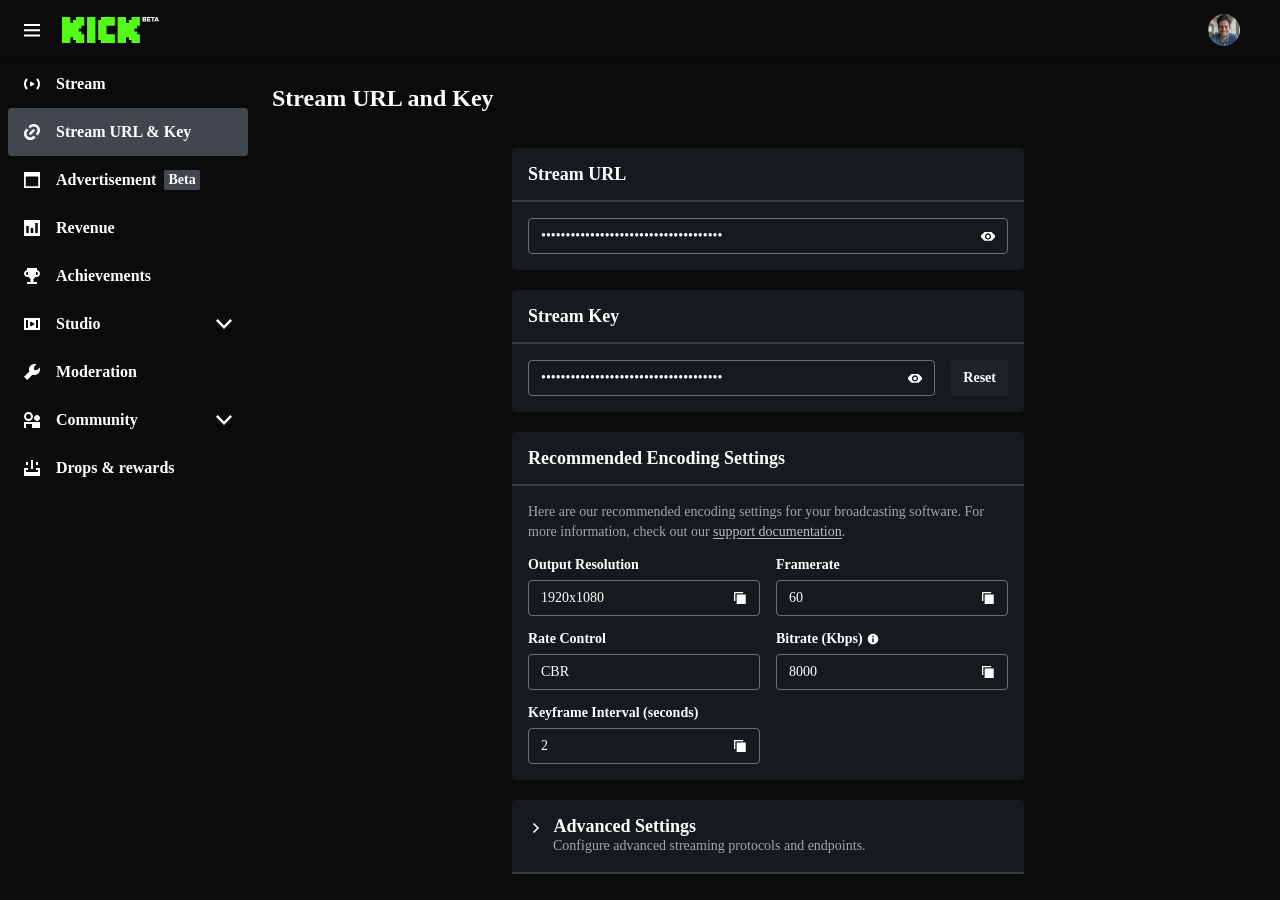
<file: VAP-191/index.html>
<!doctype html>
<!-- saved from url=(0053)https://dashboard.easygo-drop-kick.com/channel/stream -->
<html lang="en">
  <head>
    <meta http-equiv="Content-Type" content="text/html; charset=UTF-8" />
    <meta
      name="viewport"
      content="width=device-width, initial-scale=1, maximum-scale=1, user-scalable=no"
    />
    <link
      rel="preload"
      as="image"
      href="./Stream URL &amp; Key - Kick Dashboard_files/kick-logo.svg"
    />
    <link
      rel="preload"
      as="image"
      href="./Stream URL &amp; Key - Kick Dashboard_files/ae6fc335-2118-4315-8bb1-822317a717a2-medium.webp"
    />
    <link
      rel="stylesheet"
      href="./Stream URL &amp; Key - Kick Dashboard_files/910b1231fdd9a262.css"
      data-precedence="next"
    />
    <link
      rel="stylesheet"
      href="./Stream URL &amp; Key - Kick Dashboard_files/9948dcd46421f3ba.css"
      data-precedence="next"
    />
    <link
      rel="stylesheet"
      href="./Stream URL &amp; Key - Kick Dashboard_files/1926feeab63c0533.css"
      data-precedence="next"
    />

    <meta name="next-size-adjust" content="" />
    <title>Stream URL &amp; Key - Kick Dashboard</title>
    <meta name="robots" content="noindex, nocache" />
    <link
      rel="canonical"
    />
    <link
      rel="icon"
      href="https://dashboard.easygo-drop-kick.com/favicon.ico"
      type="image/x-icon"
      sizes="48x48"
    />

    <link
      rel="preload"
      href="https://assets.easygo-drop-kick.com/dashboard/_next/static/media/e4af272ccee01ff0-s.p.woff2"
      as="font"
      crossorigin=""
      type="font/woff2"
    />
    <style type="text/css">
      [data-sonner-toaster][dir="ltr"],
      html[dir="ltr"] {
        --toast-icon-margin-start: -3px;
        --toast-icon-margin-end: 4px;
        --toast-svg-margin-start: -1px;
        --toast-svg-margin-end: 0px;
        --toast-button-margin-start: auto;
        --toast-button-margin-end: 0;
        --toast-close-button-start: 0;
        --toast-close-button-end: unset;
        --toast-close-button-transform: translate(-35%, -35%);
      }
      [data-sonner-toaster][dir="rtl"],
      html[dir="rtl"] {
        --toast-icon-margin-start: 4px;
        --toast-icon-margin-end: -3px;
        --toast-svg-margin-start: 0px;
        --toast-svg-margin-end: -1px;
        --toast-button-margin-start: 0;
        --toast-button-margin-end: auto;
        --toast-close-button-start: unset;
        --toast-close-button-end: 0;
        --toast-close-button-transform: translate(35%, -35%);
      }
      [data-sonner-toaster] {
        position: fixed;
        width: var(--width);
        font-family:
          ui-sans-serif,
          system-ui,
          -apple-system,
          BlinkMacSystemFont,
          Segoe UI,
          Roboto,
          Helvetica Neue,
          Arial,
          Noto Sans,
          sans-serif,
          Apple Color Emoji,
          Segoe UI Emoji,
          Segoe UI Symbol,
          Noto Color Emoji;
        --gray1: hsl(0, 0%, 99%);
        --gray2: hsl(0, 0%, 97.3%);
        --gray3: hsl(0, 0%, 95.1%);
        --gray4: hsl(0, 0%, 93%);
        --gray5: hsl(0, 0%, 90.9%);
        --gray6: hsl(0, 0%, 88.7%);
        --gray7: hsl(0, 0%, 85.8%);
        --gray8: hsl(0, 0%, 78%);
        --gray9: hsl(0, 0%, 56.1%);
        --gray10: hsl(0, 0%, 52.3%);
        --gray11: hsl(0, 0%, 43.5%);
        --gray12: hsl(0, 0%, 9%);
        --border-radius: 8px;
        box-sizing: border-box;
        padding: 0;
        margin: 0;
        list-style: none;
        outline: 0;
        z-index: 999999999;
        transition: transform 0.4s ease;
      }
      [data-sonner-toaster][data-lifted="true"] {
        transform: translateY(-8px);
      }
      @media (hover: none) and (pointer: coarse) {
        [data-sonner-toaster][data-lifted="true"] {
          transform: none;
        }
      }
      [data-sonner-toaster][data-x-position="right"] {
        right: var(--offset-right);
      }
      [data-sonner-toaster][data-x-position="left"] {
        left: var(--offset-left);
      }
      [data-sonner-toaster][data-x-position="center"] {
        left: 50%;
        transform: translateX(-50%);
      }
      [data-sonner-toaster][data-y-position="top"] {
        top: var(--offset-top);
      }
      [data-sonner-toaster][data-y-position="bottom"] {
        bottom: var(--offset-bottom);
      }
      [data-sonner-toast] {
        --y: translateY(100%);
        --lift-amount: calc(var(--lift) * var(--gap));
        z-index: var(--z-index);
        position: absolute;
        opacity: 0;
        transform: var(--y);
        touch-action: none;
        transition:
          transform 0.4s,
          opacity 0.4s,
          height 0.4s,
          box-shadow 0.2s;
        box-sizing: border-box;
        outline: 0;
        overflow-wrap: anywhere;
      }
      [data-sonner-toast][data-styled="true"] {
        padding: 16px;
        background: var(--normal-bg);
        border: 1px solid var(--normal-border);
        color: var(--normal-text);
        border-radius: var(--border-radius);
        box-shadow: 0 4px 12px rgba(0, 0, 0, 0.1);
        width: var(--width);
        font-size: 13px;
        display: flex;
        align-items: center;
        gap: 6px;
      }
      [data-sonner-toast]:focus-visible {
        box-shadow:
          0 4px 12px rgba(0, 0, 0, 0.1),
          0 0 0 2px rgba(0, 0, 0, 0.2);
      }
      [data-sonner-toast][data-y-position="top"] {
        top: 0;
        --y: translateY(-100%);
        --lift: 1;
        --lift-amount: calc(1 * var(--gap));
      }
      [data-sonner-toast][data-y-position="bottom"] {
        bottom: 0;
        --y: translateY(100%);
        --lift: -1;
        --lift-amount: calc(var(--lift) * var(--gap));
      }
      [data-sonner-toast][data-styled="true"] [data-description] {
        font-weight: 400;
        line-height: 1.4;
        color: #3f3f3f;
      }
      [data-rich-colors="true"][data-sonner-toast][data-styled="true"]
        [data-description] {
        color: inherit;
      }
      [data-sonner-toaster][data-sonner-theme="dark"] [data-description] {
        color: #e8e8e8;
      }
      [data-sonner-toast][data-styled="true"] [data-title] {
        font-weight: 500;
        line-height: 1.5;
        color: inherit;
      }
      [data-sonner-toast][data-styled="true"] [data-icon] {
        display: flex;
        height: 16px;
        width: 16px;
        position: relative;
        justify-content: flex-start;
        align-items: center;
        flex-shrink: 0;
        margin-left: var(--toast-icon-margin-start);
        margin-right: var(--toast-icon-margin-end);
      }
      [data-sonner-toast][data-promise="true"] [data-icon] > svg {
        opacity: 0;
        transform: scale(0.8);
        transform-origin: center;
        animation: sonner-fade-in 0.3s ease forwards;
      }
      [data-sonner-toast][data-styled="true"] [data-icon] > * {
        flex-shrink: 0;
      }
      [data-sonner-toast][data-styled="true"] [data-icon] svg {
        margin-left: var(--toast-svg-margin-start);
        margin-right: var(--toast-svg-margin-end);
      }
      [data-sonner-toast][data-styled="true"] [data-content] {
        display: flex;
        flex-direction: column;
        gap: 2px;
      }
      [data-sonner-toast][data-styled="true"] [data-button] {
        border-radius: 4px;
        padding-left: 8px;
        padding-right: 8px;
        height: 24px;
        font-size: 12px;
        color: var(--normal-bg);
        background: var(--normal-text);
        margin-left: var(--toast-button-margin-start);
        margin-right: var(--toast-button-margin-end);
        border: none;
        font-weight: 500;
        cursor: pointer;
        outline: 0;
        display: flex;
        align-items: center;
        flex-shrink: 0;
        transition:
          opacity 0.4s,
          box-shadow 0.2s;
      }
      [data-sonner-toast][data-styled="true"] [data-button]:focus-visible {
        box-shadow: 0 0 0 2px rgba(0, 0, 0, 0.4);
      }
      [data-sonner-toast][data-styled="true"] [data-button]:first-of-type {
        margin-left: var(--toast-button-margin-start);
        margin-right: var(--toast-button-margin-end);
      }
      [data-sonner-toast][data-styled="true"] [data-cancel] {
        color: var(--normal-text);
        background: rgba(0, 0, 0, 0.08);
      }
      [data-sonner-toaster][data-sonner-theme="dark"]
        [data-sonner-toast][data-styled="true"]
        [data-cancel] {
        background: rgba(255, 255, 255, 0.3);
      }
      [data-sonner-toast][data-styled="true"] [data-close-button] {
        position: absolute;
        left: var(--toast-close-button-start);
        right: var(--toast-close-button-end);
        top: 0;
        height: 20px;
        width: 20px;
        display: flex;
        justify-content: center;
        align-items: center;
        padding: 0;
        color: var(--gray12);
        background: var(--normal-bg);
        border: 1px solid var(--gray4);
        transform: var(--toast-close-button-transform);
        border-radius: 50%;
        cursor: pointer;
        z-index: 1;
        transition:
          opacity 0.1s,
          background 0.2s,
          border-color 0.2s;
      }
      [data-sonner-toast][data-styled="true"]
        [data-close-button]:focus-visible {
        box-shadow:
          0 4px 12px rgba(0, 0, 0, 0.1),
          0 0 0 2px rgba(0, 0, 0, 0.2);
      }
      [data-sonner-toast][data-styled="true"] [data-disabled="true"] {
        cursor: not-allowed;
      }
      [data-sonner-toast][data-styled="true"]:hover [data-close-button]:hover {
        background: var(--gray2);
        border-color: var(--gray5);
      }
      [data-sonner-toast][data-swiping="true"]::before {
        content: "";
        position: absolute;
        left: -100%;
        right: -100%;
        height: 100%;
        z-index: -1;
      }
      [data-sonner-toast][data-y-position="top"][data-swiping="true"]::before {
        bottom: 50%;
        transform: scaleY(3) translateY(50%);
      }
      [data-sonner-toast][data-y-position="bottom"][data-swiping="true"]::before {
        top: 50%;
        transform: scaleY(3) translateY(-50%);
      }
      [data-sonner-toast][data-swiping="false"][data-removed="true"]::before {
        content: "";
        position: absolute;
        inset: 0;
        transform: scaleY(2);
      }
      [data-sonner-toast][data-expanded="true"]::after {
        content: "";
        position: absolute;
        left: 0;
        height: calc(var(--gap) + 1px);
        bottom: 100%;
        width: 100%;
      }
      [data-sonner-toast][data-mounted="true"] {
        --y: translateY(0);
        opacity: 1;
      }
      [data-sonner-toast][data-expanded="false"][data-front="false"] {
        --scale: var(--toasts-before) * 0.05 + 1;
        --y: translateY(calc(var(--lift-amount) * var(--toasts-before)))
          scale(calc(-1 * var(--scale)));
        height: var(--front-toast-height);
      }
      [data-sonner-toast] > * {
        transition: opacity 0.4s;
      }
      [data-sonner-toast][data-x-position="right"] {
        right: 0;
      }
      [data-sonner-toast][data-x-position="left"] {
        left: 0;
      }
      [data-sonner-toast][data-expanded="false"][data-front="false"][data-styled="true"]
        > * {
        opacity: 0;
      }
      [data-sonner-toast][data-visible="false"] {
        opacity: 0;
        pointer-events: none;
      }
      [data-sonner-toast][data-mounted="true"][data-expanded="true"] {
        --y: translateY(calc(var(--lift) * var(--offset)));
        height: var(--initial-height);
      }
      [data-sonner-toast][data-removed="true"][data-front="true"][data-swipe-out="false"] {
        --y: translateY(calc(var(--lift) * -100%));
        opacity: 0;
      }
      [data-sonner-toast][data-removed="true"][data-front="false"][data-swipe-out="false"][data-expanded="true"] {
        --y: translateY(
          calc(var(--lift) * var(--offset) + var(--lift) * -100%)
        );
        opacity: 0;
      }
      [data-sonner-toast][data-removed="true"][data-front="false"][data-swipe-out="false"][data-expanded="false"] {
        --y: translateY(40%);
        opacity: 0;
        transition:
          transform 0.5s,
          opacity 0.2s;
      }
      [data-sonner-toast][data-removed="true"][data-front="false"]::before {
        height: calc(var(--initial-height) + 20%);
      }
      [data-sonner-toast][data-swiping="true"] {
        transform: var(--y) translateY(var(--swipe-amount-y, 0))
          translateX(var(--swipe-amount-x, 0));
        transition: none;
      }
      [data-sonner-toast][data-swiped="true"] {
        user-select: none;
      }
      [data-sonner-toast][data-swipe-out="true"][data-y-position="bottom"],
      [data-sonner-toast][data-swipe-out="true"][data-y-position="top"] {
        animation-duration: 0.2s;
        animation-timing-function: ease-out;
        animation-fill-mode: forwards;
      }
      [data-sonner-toast][data-swipe-out="true"][data-swipe-direction="left"] {
        animation-name: swipe-out-left;
      }
      [data-sonner-toast][data-swipe-out="true"][data-swipe-direction="right"] {
        animation-name: swipe-out-right;
      }
      [data-sonner-toast][data-swipe-out="true"][data-swipe-direction="up"] {
        animation-name: swipe-out-up;
      }
      [data-sonner-toast][data-swipe-out="true"][data-swipe-direction="down"] {
        animation-name: swipe-out-down;
      }
      @keyframes swipe-out-left {
        from {
          transform: var(--y) translateX(var(--swipe-amount-x));
          opacity: 1;
        }
        to {
          transform: var(--y) translateX(calc(var(--swipe-amount-x) - 100%));
          opacity: 0;
        }
      }
      @keyframes swipe-out-right {
        from {
          transform: var(--y) translateX(var(--swipe-amount-x));
          opacity: 1;
        }
        to {
          transform: var(--y) translateX(calc(var(--swipe-amount-x) + 100%));
          opacity: 0;
        }
      }
      @keyframes swipe-out-up {
        from {
          transform: var(--y) translateY(var(--swipe-amount-y));
          opacity: 1;
        }
        to {
          transform: var(--y) translateY(calc(var(--swipe-amount-y) - 100%));
          opacity: 0;
        }
      }
      @keyframes swipe-out-down {
        from {
          transform: var(--y) translateY(var(--swipe-amount-y));
          opacity: 1;
        }
        to {
          transform: var(--y) translateY(calc(var(--swipe-amount-y) + 100%));
          opacity: 0;
        }
      }
      @media (max-width: 600px) {
        [data-sonner-toaster] {
          position: fixed;
          right: var(--mobile-offset-right);
          left: var(--mobile-offset-left);
          width: 100%;
        }
        [data-sonner-toaster][dir="rtl"] {
          left: calc(var(--mobile-offset-left) * -1);
        }
        [data-sonner-toaster] [data-sonner-toast] {
          left: 0;
          right: 0;
          width: calc(100% - var(--mobile-offset-left) * 2);
        }
        [data-sonner-toaster][data-x-position="left"] {
          left: var(--mobile-offset-left);
        }
        [data-sonner-toaster][data-y-position="bottom"] {
          bottom: var(--mobile-offset-bottom);
        }
        [data-sonner-toaster][data-y-position="top"] {
          top: var(--mobile-offset-top);
        }
        [data-sonner-toaster][data-x-position="center"] {
          left: var(--mobile-offset-left);
          right: var(--mobile-offset-right);
          transform: none;
        }
      }
      [data-sonner-toaster][data-sonner-theme="light"] {
        --normal-bg: #fff;
        --normal-border: var(--gray4);
        --normal-text: var(--gray12);
        --success-bg: hsl(143, 85%, 96%);
        --success-border: hsl(145, 92%, 87%);
        --success-text: hsl(140, 100%, 27%);
        --info-bg: hsl(208, 100%, 97%);
        --info-border: hsl(221, 91%, 93%);
        --info-text: hsl(210, 92%, 45%);
        --warning-bg: hsl(49, 100%, 97%);
        --warning-border: hsl(49, 91%, 84%);
        --warning-text: hsl(31, 92%, 45%);
        --error-bg: hsl(359, 100%, 97%);
        --error-border: hsl(359, 100%, 94%);
        --error-text: hsl(360, 100%, 45%);
      }
      [data-sonner-toaster][data-sonner-theme="light"]
        [data-sonner-toast][data-invert="true"] {
        --normal-bg: #000;
        --normal-border: hsl(0, 0%, 20%);
        --normal-text: var(--gray1);
      }
      [data-sonner-toaster][data-sonner-theme="dark"]
        [data-sonner-toast][data-invert="true"] {
        --normal-bg: #fff;
        --normal-border: var(--gray3);
        --normal-text: var(--gray12);
      }
      [data-sonner-toaster][data-sonner-theme="dark"] {
        --normal-bg: #000;
        --normal-bg-hover: hsl(0, 0%, 12%);
        --normal-border: hsl(0, 0%, 20%);
        --normal-border-hover: hsl(0, 0%, 25%);
        --normal-text: var(--gray1);
        --success-bg: hsl(150, 100%, 6%);
        --success-border: hsl(147, 100%, 12%);
        --success-text: hsl(150, 86%, 65%);
        --info-bg: hsl(215, 100%, 6%);
        --info-border: hsl(223, 43%, 17%);
        --info-text: hsl(216, 87%, 65%);
        --warning-bg: hsl(64, 100%, 6%);
        --warning-border: hsl(60, 100%, 9%);
        --warning-text: hsl(46, 87%, 65%);
        --error-bg: hsl(358, 76%, 10%);
        --error-border: hsl(357, 89%, 16%);
        --error-text: hsl(358, 100%, 81%);
      }
      [data-sonner-toaster][data-sonner-theme="dark"]
        [data-sonner-toast]
        [data-close-button] {
        background: var(--normal-bg);
        border-color: var(--normal-border);
        color: var(--normal-text);
      }
      [data-sonner-toaster][data-sonner-theme="dark"]
        [data-sonner-toast]
        [data-close-button]:hover {
        background: var(--normal-bg-hover);
        border-color: var(--normal-border-hover);
      }
      [data-rich-colors="true"][data-sonner-toast][data-type="success"] {
        background: var(--success-bg);
        border-color: var(--success-border);
        color: var(--success-text);
      }
      [data-rich-colors="true"][data-sonner-toast][data-type="success"]
        [data-close-button] {
        background: var(--success-bg);
        border-color: var(--success-border);
        color: var(--success-text);
      }
      [data-rich-colors="true"][data-sonner-toast][data-type="info"] {
        background: var(--info-bg);
        border-color: var(--info-border);
        color: var(--info-text);
      }
      [data-rich-colors="true"][data-sonner-toast][data-type="info"]
        [data-close-button] {
        background: var(--info-bg);
        border-color: var(--info-border);
        color: var(--info-text);
      }
      [data-rich-colors="true"][data-sonner-toast][data-type="warning"] {
        background: var(--warning-bg);
        border-color: var(--warning-border);
        color: var(--warning-text);
      }
      [data-rich-colors="true"][data-sonner-toast][data-type="warning"]
        [data-close-button] {
        background: var(--warning-bg);
        border-color: var(--warning-border);
        color: var(--warning-text);
      }
      [data-rich-colors="true"][data-sonner-toast][data-type="error"] {
        background: var(--error-bg);
        border-color: var(--error-border);
        color: var(--error-text);
      }
      [data-rich-colors="true"][data-sonner-toast][data-type="error"]
        [data-close-button] {
        background: var(--error-bg);
        border-color: var(--error-border);
        color: var(--error-text);
      }
      .sonner-loading-wrapper {
        --size: 16px;
        height: var(--size);
        width: var(--size);
        position: absolute;
        inset: 0;
        z-index: 10;
      }
      .sonner-loading-wrapper[data-visible="false"] {
        transform-origin: center;
        animation: sonner-fade-out 0.2s ease forwards;
      }
      .sonner-spinner {
        position: relative;
        top: 50%;
        left: 50%;
        height: var(--size);
        width: var(--size);
      }
      .sonner-loading-bar {
        animation: sonner-spin 1.2s linear infinite;
        background: var(--gray11);
        border-radius: 6px;
        height: 8%;
        left: -10%;
        position: absolute;
        top: -3.9%;
        width: 24%;
      }
      .sonner-loading-bar:first-child {
        animation-delay: -1.2s;
        transform: rotate(0.0001deg) translate(146%);
      }
      .sonner-loading-bar:nth-child(2) {
        animation-delay: -1.1s;
        transform: rotate(30deg) translate(146%);
      }
      .sonner-loading-bar:nth-child(3) {
        animation-delay: -1s;
        transform: rotate(60deg) translate(146%);
      }
      .sonner-loading-bar:nth-child(4) {
        animation-delay: -0.9s;
        transform: rotate(90deg) translate(146%);
      }
      .sonner-loading-bar:nth-child(5) {
        animation-delay: -0.8s;
        transform: rotate(120deg) translate(146%);
      }
      .sonner-loading-bar:nth-child(6) {
        animation-delay: -0.7s;
        transform: rotate(150deg) translate(146%);
      }
      .sonner-loading-bar:nth-child(7) {
        animation-delay: -0.6s;
        transform: rotate(180deg) translate(146%);
      }
      .sonner-loading-bar:nth-child(8) {
        animation-delay: -0.5s;
        transform: rotate(210deg) translate(146%);
      }
      .sonner-loading-bar:nth-child(9) {
        animation-delay: -0.4s;
        transform: rotate(240deg) translate(146%);
      }
      .sonner-loading-bar:nth-child(10) {
        animation-delay: -0.3s;
        transform: rotate(270deg) translate(146%);
      }
      .sonner-loading-bar:nth-child(11) {
        animation-delay: -0.2s;
        transform: rotate(300deg) translate(146%);
      }
      .sonner-loading-bar:nth-child(12) {
        animation-delay: -0.1s;
        transform: rotate(330deg) translate(146%);
      }
      @keyframes sonner-fade-in {
        0% {
          opacity: 0;
          transform: scale(0.8);
        }
        100% {
          opacity: 1;
          transform: scale(1);
        }
      }
      @keyframes sonner-fade-out {
        0% {
          opacity: 1;
          transform: scale(1);
        }
        100% {
          opacity: 0;
          transform: scale(0.8);
        }
      }
      @keyframes sonner-spin {
        0% {
          opacity: 1;
        }
        100% {
          opacity: 0.15;
        }
      }
      @media (prefers-reduced-motion) {
        .sonner-loading-bar,
        [data-sonner-toast],
        [data-sonner-toast] > * {
          transition: none !important;
          animation: none !important;
        }
      }
      .sonner-loader {
        position: absolute;
        top: 50%;
        left: 50%;
        transform: translate(-50%, -50%);
        transform-origin: center;
        transition:
          opacity 0.2s,
          transform 0.2s;
      }
      .sonner-loader[data-visible="false"] {
        opacity: 0;
        transform: scale(0.8) translate(-50%, -50%);
      }
    </style>
  </head>
  <body
    class="lg:h-xvh bg-surface-lowest lg:overflow-hidden __className_82157b"
  >
    <div hidden=""><!--$--><!--/$--></div>
    <div
      class="w-xvw invisible flex h-0"
      data-viewport-state="desktopLarge"
    ></div>
    <style>
      #nprogress {
        pointer-events: none;
      }
      #nprogress .bar {
        background: #53fc18;
        position: fixed;
        z-index: 1600;
        top: 0;
        left: 0;
        width: 100%;
        height: 3px;
      }
      #nprogress .peg {
        display: block;
        position: absolute;
        right: 0;
        width: 100px;
        height: 100%;
        box-shadow:
          0 0 10px #53fc18,
          0 0 5px #53fc18;
        opacity: 1;
        -webkit-transform: rotate(3deg) translate(0px, -4px);
        -ms-transform: rotate(3deg) translate(0px, -4px);
        transform: rotate(3deg) translate(0px, -4px);
      }
      #nprogress .spinner {
        display: block;
        position: fixed;
        z-index: 1600;
        top: 15px;
        right: 15px;
      }
      #nprogress .spinner-icon {
        width: 18px;
        height: 18px;
        box-sizing: border-box;
        border: 2px solid transparent;
        border-top-color: #53fc18;
        border-left-color: #53fc18;
        border-radius: 50%;
        -webkit-animation: nprogress-spinner 400ms linear infinite;
        animation: nprogress-spinner 400ms linear infinite;
      }
      .nprogress-custom-parent {
        overflow: hidden;
        position: relative;
      }
      .nprogress-custom-parent #nprogress .bar,
      .nprogress-custom-parent #nprogress .spinner {
        position: absolute;
      }
      @-webkit-keyframes nprogress-spinner {
        0% {
          -webkit-transform: rotate(0deg);
        }
        100% {
          -webkit-transform: rotate(360deg);
        }
      }
      @keyframes nprogress-spinner {
        0% {
          transform: rotate(0deg);
        }
        100% {
          transform: rotate(360deg);
        }
      }
    </style>
    <nav
      class="bg-surface-lowest sticky top-0 z-[402] flex h-[--navbar-height] items-center justify-between gap-0 pl-3 pr-10 group-data-[theatre=true]/main:!hidden lg:relative"
      style="box-shadow: 0px 2px 4px 0px rgba(0, 0, 0, 0.2)"
    >
      <div class="flex grow-0 items-center gap-2.5">
        <button
          class="group relative box-border flex shrink-0 grow-0 select-none items-center justify-center gap-2 whitespace-nowrap rounded font-semibold ring-0 transition-all focus-visible:outline-none active:scale-[0.95] disabled:pointer-events-none [&amp;_svg]:size-[1em] state-layer-surface bg-transparent text-white [&amp;_svg]:fill-current lg:data-[state=open]:bg-surface-highest data-[state=active]:bg-surface-highest disabled:text-neutral-600 size-10 text-base leading-none"
          aria-label="Collapse sidebar"
          aria-expanded="true"
          aria-controls="sidebar-wrapper"
        >
          <svg
            width="32"
            height="32"
            viewBox="0 0 16 16"
            fill="white"
            xmlns="http://www.w3.org/2000/svg"
          >
            <path d="M16 12.519H0V14.5H16V12.519Z" fill="current"></path>
            <path d="M16 7.25951H0V9.24049H16V7.25951Z" fill="current"></path>
            <path d="M16 2H0V3.98098H16V2Z" fill="current"></path>
          </svg></button
        ><a class="shrink-0" title="Home" href="https://easygo-drop-kick.com/"
          ><img
            src="./Stream URL &amp; Key - Kick Dashboard_files/kick-logo.svg"
            alt="Kick Logo"
            width="97"
            height="26"
        /></a>
      </div>
      <div class="flex items-center gap-5">
        <button
          type="button"
          id="radix-_R_2hbabsnjb_"
          aria-haspopup="menu"
          aria-expanded="false"
          data-state="closed"
          variant="highlight"
          class="group shrink-0"
        >
          <img
            src="./Stream URL &amp; Key - Kick Dashboard_files/ae6fc335-2118-4315-8bb1-822317a717a2-medium.webp"
            alt="fmena"
            class="size-8 rounded-full lg:box-content"
          />
        </button>
      </div>
    </nav>
    <div
      class="w-xvw flex h-full max-h-[calc(calc(var(--xvh-unit)*100)-var(--navbar-height))] flex-1 bg-transparent pt-[var(--navbar-height)] lg:overflow-hidden lg:pt-0"
    >
      <div
        class="relative h-full w-[var(--sidebar-collapsed-width)] shrink-0 group-data-[theatre=true]/main:!hidden xl:hidden"
      ></div>
      <div
        class="bg-surface-lowest flex w-[var(--sidebar-expanded-width)] shrink-0 flex-col overflow-hidden group-data-[theatre=true]/main:!hidden absolute bottom-0 left-0 top-[var(--navbar-height)] z-[401] h-full max-h-[calc(100%-var(--navbar-height))] xl:relative xl:inset-0 xl:max-h-full"
        id="sidebar-wrapper"
        data-nosnippet="true"
      >
        <div data-orientation="vertical">
          <ul class="flex w-full flex-col px-2">
            <li>
              <a
                class="group inline-flex gap-1.5 items-center rounded font-semibold box-border relative transition-all betterhover:active:scale-[0.98] disabled:pointer-events-none select-none whitespace-nowrap [&amp;_svg]:size-[1em] outline-transparent outline-2 outline-offset-2 focus-visible:outline-focusLight state-layer-surface bg-transparent text-white [&amp;_svg]:fill-current lg:data-[state=open]:bg-surface-highest data-[state=active]:bg-surface-highest disabled:text-neutral-600 text-base py-1 h-12 justify-start gap-x-4 px-4 data-[state=active]:!bg-secondary-base w-full"
                data-state="inactive"
                data-testid="dashboard-tab-stream"
                ><svg
                  xmlns="http://www.w3.org/2000/svg"
                  width="32"
                  height="32"
                  viewBox="0 0 32 32"
                  fill="white"
                  class="group-data-[state=inactive]:hidden"
                >
                  <path
                    d="M27.3 4.69995L24.48 7.51995C26.66 9.69995 28 12.7 28 16C28 19.3 26.66 22.3 24.48 24.48L27.3 27.3C30.2 24.4 32 20.4 32 16C32 11.6 30.2 7.57995 27.3 4.69995Z"
                    fill="current"
                  ></path>
                  <path
                    d="M4.7 4.69995C1.8 7.59995 0 11.6 0 16C0 20.4 1.8 24.42 4.7 27.3L7.52 24.48C5.34 22.3 4 19.3 4 16C4 12.7 5.34 9.69995 7.52 7.51995L4.7 4.69995Z"
                    fill="current"
                  ></path>
                  <path
                    d="M12.28 11.3V20.72H14.64L21.72 16L14.64 11.3H12.28Z"
                    fill="current"
                  ></path></svg
                ><svg
                  xmlns="http://www.w3.org/2000/svg"
                  width="32"
                  height="32"
                  viewBox="0 0 32 32"
                  fill="white"
                  class="group-data-[state=active]:hidden"
                >
                  <path
                    d="M27.3 4.69995L24.48 7.51995C26.66 9.69995 28 12.7 28 16C28 19.3 26.66 22.3 24.48 24.48L27.3 27.3C30.2 24.4 32 20.4 32 16C32 11.6 30.2 7.57995 27.3 4.69995Z"
                    fill="current"
                  ></path>
                  <path
                    d="M4.7 4.69995C1.8 7.59995 0 11.6 0 16C0 20.4 1.8 24.42 4.7 27.3L7.52 24.48C5.34 22.3 4 19.3 4 16C4 12.7 5.34 9.69995 7.52 7.51995L4.7 4.69995Z"
                    fill="current"
                  ></path>
                  <path
                    d="M12.28 11.3V20.72H14.64L21.72 16L14.64 11.3H12.28Z"
                    fill="current"
                  ></path></svg
                >Stream</a
              >
            </li>
            <li>
              <a
                class="group inline-flex gap-1.5 items-center rounded font-semibold box-border relative transition-all betterhover:active:scale-[0.98] disabled:pointer-events-none select-none whitespace-nowrap [&amp;_svg]:size-[1em] outline-transparent outline-2 outline-offset-2 focus-visible:outline-focusLight state-layer-surface bg-transparent text-white [&amp;_svg]:fill-current lg:data-[state=open]:bg-surface-highest data-[state=active]:bg-surface-highest disabled:text-neutral-600 text-base py-1 h-12 justify-start gap-x-4 px-4 data-[state=active]:!bg-secondary-base w-full"
                data-state="active"
                data-testid="dashboard-tab-stream-url-and-key"
                ><svg
                  xmlns="http://www.w3.org/2000/svg"
                  width="32"
                  height="32"
                  viewBox="0 0 32 32"
                  fill="white"
                  class="group-data-[state=inactive]:hidden"
                >
                  <g clip-path="url(#clip0_4576_792)">
                    <path
                      d="M12.3561 8.88106L13.9868 7.24984C15.4162 5.82001 17.3287 5.01447 19.3621 5.01447C21.3954 5.01447 23.308 5.79987 24.7373 7.24984C27.6968 10.2102 27.6968 15.0434 24.7373 18.0038L23.1066 19.635L26.67 23.1995L28.3007 21.5683C33.2331 16.6344 33.2331 8.6394 28.3007 3.70548C25.8245 1.22845 22.6033 0 19.3621 0C16.1208 0 12.8997 1.22845 10.4234 3.70548L8.7927 5.33669L12.3561 8.9012V8.88106Z"
                      fill="current"
                    ></path>
                    <path
                      d="M19.5433 23.1995L18.0132 24.73C16.5838 26.1598 14.6713 26.9654 12.6379 26.9654C10.6046 26.9654 8.69204 26.18 7.26266 24.73C4.30324 21.7697 4.30324 16.9364 7.26266 13.9761L8.7927 12.4456L5.22932 8.88106L3.69928 10.4116C-1.23309 15.3656 -1.23309 23.3606 3.69928 28.2945C6.17553 30.7716 9.39667 32 12.6379 32C15.8792 32 19.1003 30.7716 21.5766 28.2945L23.1066 26.764L19.5433 23.1995Z"
                      fill="current"
                    ></path>
                    <path
                      d="M19.1406 10.3109C18.4964 10.3109 17.8522 10.5525 17.369 11.056L10.967 17.46C9.9805 18.4468 9.9805 20.0378 10.967 21.0245C11.4501 21.5079 12.0944 21.7697 12.7386 21.7697C13.3828 21.7697 14.0271 21.528 14.5102 21.0245L20.9122 14.6205C21.8987 13.6337 21.8987 12.0428 20.9122 11.056C20.4291 10.5727 19.7848 10.3109 19.1406 10.3109Z"
                      fill="current"
                    ></path>
                  </g>
                  <defs>
                    <clippath id="clip0_4576_792">
                      <rect width="32" height="32" fill="current"></rect>
                    </clippath>
                  </defs></svg
                ><svg
                  xmlns="http://www.w3.org/2000/svg"
                  width="32"
                  height="32"
                  viewBox="0 0 32 32"
                  fill="white"
                  class="group-data-[state=active]:hidden"
                >
                  <g clip-path="url(#clip0_4576_792)">
                    <path
                      d="M12.3561 8.88106L13.9868 7.24984C15.4162 5.82001 17.3287 5.01447 19.3621 5.01447C21.3954 5.01447 23.308 5.79987 24.7373 7.24984C27.6968 10.2102 27.6968 15.0434 24.7373 18.0038L23.1066 19.635L26.67 23.1995L28.3007 21.5683C33.2331 16.6344 33.2331 8.6394 28.3007 3.70548C25.8245 1.22845 22.6033 0 19.3621 0C16.1208 0 12.8997 1.22845 10.4234 3.70548L8.7927 5.33669L12.3561 8.9012V8.88106Z"
                      fill="current"
                    ></path>
                    <path
                      d="M19.5433 23.1995L18.0132 24.73C16.5838 26.1598 14.6713 26.9654 12.6379 26.9654C10.6046 26.9654 8.69204 26.18 7.26266 24.73C4.30324 21.7697 4.30324 16.9364 7.26266 13.9761L8.7927 12.4456L5.22932 8.88106L3.69928 10.4116C-1.23309 15.3656 -1.23309 23.3606 3.69928 28.2945C6.17553 30.7716 9.39667 32 12.6379 32C15.8792 32 19.1003 30.7716 21.5766 28.2945L23.1066 26.764L19.5433 23.1995Z"
                      fill="current"
                    ></path>
                    <path
                      d="M19.1406 10.3109C18.4964 10.3109 17.8522 10.5525 17.369 11.056L10.967 17.46C9.9805 18.4468 9.9805 20.0378 10.967 21.0245C11.4501 21.5079 12.0944 21.7697 12.7386 21.7697C13.3828 21.7697 14.0271 21.528 14.5102 21.0245L20.9122 14.6205C21.8987 13.6337 21.8987 12.0428 20.9122 11.056C20.4291 10.5727 19.7848 10.3109 19.1406 10.3109Z"
                      fill="current"
                    ></path>
                  </g>
                  <defs>
                    <clippath id="clip0_4576_792">
                      <rect width="32" height="32" fill="current"></rect>
                    </clippath>
                  </defs></svg
                >Stream URL &amp; Key</a
              >
            </li>
            <li>
              <a
                class="group inline-flex gap-1.5 items-center rounded font-semibold box-border relative transition-all betterhover:active:scale-[0.98] disabled:pointer-events-none select-none whitespace-nowrap [&amp;_svg]:size-[1em] outline-transparent outline-2 outline-offset-2 focus-visible:outline-focusLight state-layer-surface bg-transparent text-white [&amp;_svg]:fill-current lg:data-[state=open]:bg-surface-highest data-[state=active]:bg-surface-highest disabled:text-neutral-600 text-base py-1 h-12 justify-start gap-x-4 px-4 data-[state=active]:!bg-secondary-base w-full"
                data-state="inactive"
                data-testid="dashboard-tab-advertisement"
                ><svg
                  xmlns="http://www.w3.org/2000/svg"
                  width="16"
                  height="16"
                  viewBox="0 0 16 16"
                  fill="white"
                  class="group-data-[state=inactive]:hidden"
                >
                  <path
                    d="M0 16V0H16V16H0ZM1.77778 14.2222H14.2222V4.44444H1.77778V14.2222Z"
                    fill="current"
                  ></path></svg
                ><svg
                  xmlns="http://www.w3.org/2000/svg"
                  width="16"
                  height="16"
                  viewBox="0 0 16 16"
                  fill="white"
                  class="group-data-[state=active]:hidden"
                >
                  <path
                    d="M0 16V0H16V16H0ZM1.77778 14.2222H14.2222V4.44444H1.77778V14.2222Z"
                    fill="current"
                  ></path>
                </svg>
                <div class="flex items-center gap-2">
                  Advertisement
                  <div
                    class="inline-flex [&amp;_svg]:fill-current rounded-sm gap-x-1 [&amp;_svg]:size-3 px-1 text-sm font-semibold items-center justify-center bg-secondary-base text-secondary-onSecondary"
                  >
                    Beta
                  </div>
                </div></a
              >
            </li>
            <li>
              <a
                class="group inline-flex gap-1.5 items-center rounded font-semibold box-border relative transition-all betterhover:active:scale-[0.98] disabled:pointer-events-none select-none whitespace-nowrap [&amp;_svg]:size-[1em] outline-transparent outline-2 outline-offset-2 focus-visible:outline-focusLight state-layer-surface bg-transparent text-white [&amp;_svg]:fill-current lg:data-[state=open]:bg-surface-highest data-[state=active]:bg-surface-highest disabled:text-neutral-600 text-base py-1 h-12 justify-start gap-x-4 px-4 data-[state=active]:!bg-secondary-base w-full"
                data-state="inactive"
                data-testid="dashboard-tab-revenue"
                ><svg
                  xmlns="http://www.w3.org/2000/svg"
                  width="32"
                  height="32"
                  viewBox="0 0 32 32"
                  fill="white"
                  class="group-data-[state=inactive]:hidden"
                >
                  <path
                    d="M0 0V32H32V0H0ZM9.5 26H4.5V12H9.5V26ZM18.5 26H13.5V16H18.5V26ZM27.5 26H22.5V6H27.5V26Z"
                    fill="current"
                  ></path></svg
                ><svg
                  xmlns="http://www.w3.org/2000/svg"
                  width="32"
                  height="32"
                  viewBox="0 0 32 32"
                  fill="white"
                  class="group-data-[state=active]:hidden"
                >
                  <path
                    d="M0 0V32H32V0H0ZM9.5 26H4.5V12H9.5V26ZM18.5 26H13.5V16H18.5V26ZM27.5 26H22.5V6H27.5V26Z"
                    fill="current"
                  ></path></svg
                >Revenue</a
              >
            </li>
            <li>
              <a
                class="group inline-flex gap-1.5 items-center rounded font-semibold box-border relative transition-all betterhover:active:scale-[0.98] disabled:pointer-events-none select-none whitespace-nowrap [&amp;_svg]:size-[1em] outline-transparent outline-2 outline-offset-2 focus-visible:outline-focusLight state-layer-surface bg-transparent text-white [&amp;_svg]:fill-current lg:data-[state=open]:bg-surface-highest data-[state=active]:bg-surface-highest disabled:text-neutral-600 text-base py-1 h-12 justify-start gap-x-4 px-4 data-[state=active]:!bg-secondary-base w-full"
                data-state="inactive"
                data-testid="dashboard-tab-achievements"
                ><svg
                  xmlns="http://www.w3.org/2000/svg"
                  width="32"
                  height="32"
                  viewBox="0 0 32 32"
                  fill="white"
                  class="group-data-[state=inactive]:hidden"
                >
                  <g clip-path="url(#clip0_232_4144)">
                    <path
                      d="M22.9 18H25C28.86 18 32 14.86 32 11C32 7.48 29.38 4.58 26 4.1V0H6V4.1C2.62 4.58 0 7.48 0 11C0 14.86 3.14 18 7 18H9.1C9.98 19.52 11.34 20.74 13 21.4V28H6V32H26V28H19V21.4C20.66 20.74 22 19.52 22.9 18ZM28 11C28 12.66 26.66 14 25 14H24V8H25C26.66 8 28 9.34 28 11ZM7 14C5.34 14 4 12.66 4 11C4 9.34 5.34 8 7 8H8V14H7Z"
                      fill="current"
                    ></path>
                  </g>
                  <defs>
                    <clippath id="clip0_232_4144">
                      <rect width="32" height="32" fill="current"></rect>
                    </clippath>
                  </defs></svg
                ><svg
                  xmlns="http://www.w3.org/2000/svg"
                  width="32"
                  height="32"
                  viewBox="0 0 32 32"
                  fill="white"
                  class="group-data-[state=active]:hidden"
                >
                  <g clip-path="url(#clip0_232_4144)">
                    <path
                      d="M22.9 18H25C28.86 18 32 14.86 32 11C32 7.48 29.38 4.58 26 4.1V0H6V4.1C2.62 4.58 0 7.48 0 11C0 14.86 3.14 18 7 18H9.1C9.98 19.52 11.34 20.74 13 21.4V28H6V32H26V28H19V21.4C20.66 20.74 22 19.52 22.9 18ZM28 11C28 12.66 26.66 14 25 14H24V8H25C26.66 8 28 9.34 28 11ZM7 14C5.34 14 4 12.66 4 11C4 9.34 5.34 8 7 8H8V14H7Z"
                      fill="current"
                    ></path>
                  </g>
                  <defs>
                    <clippath id="clip0_232_4144">
                      <rect width="32" height="32" fill="current"></rect>
                    </clippath>
                  </defs></svg
                >Achievements</a
              >
            </li>
            <li>
              <div
                data-state="closed"
                data-orientation="vertical"
                class="mt-px overflow-hidden first:mt-0 focus-within:relative focus-within:z-[10]"
              >
                <div
                  data-orientation="vertical"
                  data-state="closed"
                  class="flex"
                >
                  <button
                    class="group inline-flex gap-1.5 items-center rounded font-semibold box-border relative transition-all betterhover:active:scale-[0.98] disabled:pointer-events-none select-none whitespace-nowrap [&amp;_svg]:size-[1em] outline-transparent outline-2 outline-offset-2 focus-visible:outline-focusLight state-layer-surface bg-transparent text-white [&amp;_svg]:fill-current data-[state=active]:bg-surface-highest disabled:text-neutral-600 py-2 text-base h-12 w-full justify-start gap-x-4 px-4 lg:data-[state=open]:bg-transparent"
                    dir="ltr"
                    type="button"
                    aria-controls="radix-_r_3_"
                    aria-expanded="false"
                    data-state="closed"
                    data-orientation="vertical"
                    id="radix-_r_2_"
                    data-radix-collection-item=""
                  >
                    <svg
                      xmlns="http://www.w3.org/2000/svg"
                      width="32"
                      height="32"
                      viewBox="0 0 32 32"
                      fill="white"
                      class="size-4"
                    >
                      <path
                        d="M0 4L0 28L32 28L32 4L0 4ZM8 24H4L4 8L8 8L8 24ZM14.64 20.72H12.28L12.28 11.28L14.64 11.28L21.72 16L14.64 20.72ZM28 24H24L24 8L28 8L28 24Z"
                        fill="current"
                      ></path></svg
                    ><span class="grow text-left">Studio</span
                    ><svg
                      xmlns="http://www.w3.org/2000/svg"
                      width="32"
                      height="32"
                      viewBox="0 0 32 32"
                      fill="white"
                      class="h-4 w-4 transition-transform duration-300 [ease:cubic-bezier(0.87,_0,_0.13,_1)] group-data-[state=open]:rotate-180"
                    >
                      <path
                        d="M28.46 6L16 18.7533L3.54 6L0 9.62334L16 26L16.02 25.9591L32 9.62334L28.46 6Z"
                        fill="current"
                      ></path>
                    </svg>
                  </button>
                </div>
                <div
                  data-state="closed"
                  id="radix-_r_3_"
                  hidden=""
                  role="region"
                  aria-labelledby="radix-_r_2_"
                  data-orientation="vertical"
                  class="data-[state=closed]:animate-slideUp data-[state=open]:animate-slideDown overflow-hidden text-white"
                  style="
                    --radix-accordion-content-height: var(
                      --radix-collapsible-content-height
                    );
                    --radix-accordion-content-width: var(
                      --radix-collapsible-content-width
                    );
                  "
                ></div>
              </div>
            </li>
            <li>
              <a
                class="group inline-flex gap-1.5 items-center rounded font-semibold box-border relative transition-all betterhover:active:scale-[0.98] disabled:pointer-events-none select-none whitespace-nowrap [&amp;_svg]:size-[1em] outline-transparent outline-2 outline-offset-2 focus-visible:outline-focusLight state-layer-surface bg-transparent text-white [&amp;_svg]:fill-current lg:data-[state=open]:bg-surface-highest data-[state=active]:bg-surface-highest disabled:text-neutral-600 text-base py-1 h-12 justify-start gap-x-4 px-4 data-[state=active]:!bg-secondary-base w-full"
                data-state="inactive"
                data-testid="dashboard-tab-moderation"
                ><svg
                  xmlns="http://www.w3.org/2000/svg"
                  width="32"
                  height="32"
                  viewBox="0 0 32 32"
                  class="group-data-[state=inactive]:hidden"
                  fill="white"
                >
                  <g clip-path="url(#clip0_232_4014)">
                    <path
                      d="M26.5 11.84H20.18V5.52L24.94 0.74C23.72 0.28 22.4 0 21 0C14.92 0 10 4.92 10 11C10 12.38 10.26 13.72 10.74 14.94L0 25.68L6.32 32L17.06 21.26C18.28 21.72 19.6 22 21 22C27.08 22 32 17.08 32 11C32 9.62 31.74 8.28 31.26 7.06L26.48 11.84H26.5Z"
                      fill="current"
                    ></path>
                  </g>
                  <defs>
                    <clippath id="clip0_232_4014">
                      <rect width="32" height="32" fill="current"></rect>
                    </clippath>
                  </defs></svg
                ><svg
                  xmlns="http://www.w3.org/2000/svg"
                  width="32"
                  height="32"
                  viewBox="0 0 32 32"
                  class="group-data-[state=active]:hidden"
                  fill="white"
                >
                  <g clip-path="url(#clip0_232_4014)">
                    <path
                      d="M26.5 11.84H20.18V5.52L24.94 0.74C23.72 0.28 22.4 0 21 0C14.92 0 10 4.92 10 11C10 12.38 10.26 13.72 10.74 14.94L0 25.68L6.32 32L17.06 21.26C18.28 21.72 19.6 22 21 22C27.08 22 32 17.08 32 11C32 9.62 31.74 8.28 31.26 7.06L26.48 11.84H26.5Z"
                      fill="current"
                    ></path>
                  </g>
                  <defs>
                    <clippath id="clip0_232_4014">
                      <rect width="32" height="32" fill="current"></rect>
                    </clippath>
                  </defs></svg
                >Moderation</a
              >
            </li>
            <li>
              <div
                data-state="closed"
                data-orientation="vertical"
                class="mt-px overflow-hidden first:mt-0 focus-within:relative focus-within:z-[10]"
              >
                <div
                  data-orientation="vertical"
                  data-state="closed"
                  class="flex"
                >
                  <button
                    class="group inline-flex gap-1.5 items-center rounded font-semibold box-border relative transition-all betterhover:active:scale-[0.98] disabled:pointer-events-none select-none whitespace-nowrap [&amp;_svg]:size-[1em] outline-transparent outline-2 outline-offset-2 focus-visible:outline-focusLight state-layer-surface bg-transparent text-white [&amp;_svg]:fill-current data-[state=active]:bg-surface-highest disabled:text-neutral-600 py-2 text-base h-12 w-full justify-start gap-x-4 px-4 lg:data-[state=open]:bg-transparent"
                    dir="ltr"
                    type="button"
                    aria-controls="radix-_r_5_"
                    aria-expanded="false"
                    data-state="closed"
                    data-orientation="vertical"
                    id="radix-_r_4_"
                    data-radix-collection-item=""
                  >
                    <svg
                      xmlns="http://www.w3.org/2000/svg"
                      width="32"
                      height="32"
                      viewBox="0 0 32 32"
                      fill="white"
                      class="size-4"
                    >
                      <g clip-path="url(#clip0_232_2621)">
                        <path
                          d="M0 20V32H4V24H16V32H32V20H0Z"
                          fill="current"
                        ></path>
                        <path
                          d="M9 18C13.97 18 18 13.97 18 9C18 4.03 13.97 0 9 0C4.03 0 0 4.03 0 9C0 13.97 4.03 18 9 18ZM9 4C11.76 4 14 6.24 14 9C14 11.76 11.76 14 9 14C6.24 14 4 11.76 4 9C4 6.24 6.24 4 9 4Z"
                          fill="current"
                        ></path>
                        <path
                          d="M26 18C29.3137 18 32 15.3137 32 12C32 8.68629 29.3137 6 26 6C22.6863 6 20 8.68629 20 12C20 15.3137 22.6863 18 26 18Z"
                          fill="current"
                        ></path>
                      </g>
                      <defs>
                        <clippath id="clip0_232_2621">
                          <rect width="32" height="32" fill="current"></rect>
                        </clippath>
                      </defs></svg
                    ><span class="grow text-left">Community</span
                    ><svg
                      xmlns="http://www.w3.org/2000/svg"
                      width="32"
                      height="32"
                      viewBox="0 0 32 32"
                      fill="white"
                      class="h-4 w-4 transition-transform duration-300 [ease:cubic-bezier(0.87,_0,_0.13,_1)] group-data-[state=open]:rotate-180"
                    >
                      <path
                        d="M28.46 6L16 18.7533L3.54 6L0 9.62334L16 26L16.02 25.9591L32 9.62334L28.46 6Z"
                        fill="current"
                      ></path>
                    </svg>
                  </button>
                </div>
                <div
                  data-state="closed"
                  id="radix-_r_5_"
                  hidden=""
                  role="region"
                  aria-labelledby="radix-_r_4_"
                  data-orientation="vertical"
                  class="data-[state=closed]:animate-slideUp data-[state=open]:animate-slideDown overflow-hidden text-white"
                  style="
                    --radix-accordion-content-height: var(
                      --radix-collapsible-content-height
                    );
                    --radix-accordion-content-width: var(
                      --radix-collapsible-content-width
                    );
                  "
                ></div>
              </div>
            </li>
            <li>
              <a
                class="group inline-flex gap-1.5 items-center rounded font-semibold box-border relative transition-all betterhover:active:scale-[0.98] disabled:pointer-events-none select-none whitespace-nowrap [&amp;_svg]:size-[1em] outline-transparent outline-2 outline-offset-2 focus-visible:outline-focusLight state-layer-surface bg-transparent text-white [&amp;_svg]:fill-current lg:data-[state=open]:bg-surface-highest data-[state=active]:bg-surface-highest disabled:text-neutral-600 text-base py-1 h-12 justify-start gap-x-4 px-4 data-[state=active]:!bg-secondary-base w-full"
                data-state="inactive"
                data-testid="dashboard-tab-drops"
                ><svg
                  xmlns="http://www.w3.org/2000/svg"
                  width="32"
                  height="32"
                  viewBox="0 0 32 32"
                  fill="white"
                  class="group-data-[state=inactive]:hidden"
                >
                  <g clip-path="url(#clip0_232_2751)">
                    <path d="M18 0H14V18H18V0Z" fill="current"></path>
                    <path d="M28 4H24V10H28V4Z" fill="current"></path>
                    <path d="M8 4H4V10H8V4Z" fill="current"></path>
                    <path
                      d="M24 16V20H28V24H4V20H8V16H0V32H32V16H24Z"
                      fill="current"
                    ></path>
                  </g>
                  <defs>
                    <clippath id="clip0_232_2751">
                      <rect width="32" height="32" fill="current"></rect>
                    </clippath>
                  </defs></svg
                ><svg
                  xmlns="http://www.w3.org/2000/svg"
                  width="32"
                  height="32"
                  viewBox="0 0 32 32"
                  fill="white"
                  class="group-data-[state=active]:hidden"
                >
                  <g clip-path="url(#clip0_232_2751)">
                    <path d="M18 0H14V18H18V0Z" fill="current"></path>
                    <path d="M28 4H24V10H28V4Z" fill="current"></path>
                    <path d="M8 4H4V10H8V4Z" fill="current"></path>
                    <path
                      d="M24 16V20H28V24H4V20H8V16H0V32H32V16H24Z"
                      fill="current"
                    ></path>
                  </g>
                  <defs>
                    <clippath id="clip0_232_2751">
                      <rect width="32" height="32" fill="current"></rect>
                    </clippath>
                  </defs></svg
                >Drops &amp; rewards</a
              >
            </li>
          </ul>
        </div>
      </div>
      <button
        class="z-navbar bg-surface-lowest absolute bottom-0 left-[var(--sidebar-expanded-width)] right-0 top-[var(--navbar-height)] bg-opacity-50 block xl:!hidden"
      ></button>
      <div
        class="h-full flex-1 overflow-y-auto overflow-x-hidden px-4 py-3 outline-none lg:w-full lg:gap-6 lg:pb-10"
      >
        <main class="flex flex-col gap-5 lg:gap-6">
          <div
            class="flex w-fit max-w-full shrink-0 grow-0 flex-col gap-6 lg:gap-2 lg:py-2.5"
          >
            <h1
              class="text-white text-base lg:text-2xl leading-[1.2] flex items-center gap-2 font-bold"
            >
              Stream URL and Key
            </h1>
          </div>
          <div
            class="3xl:mx-auto 3xl:w-[1200px] 3xl:place-self-center flex flex-col items-stretch gap-4 lg:mx-10 lg:gap-5 xl:mx-60"
          >
            <section class="bg-surface-base flex flex-col rounded">
              <div class="border-outline-decorative border-b-2 p-4">
                <div class="flex gap-1">
                  <div class="flex items-center gap-2">
                    <h3 class="text-white text-lg font-bold leading-5">
                      Stream URL
                    </h3>
                  </div>
                </div>
              </div>
              <div class="p-4">
                <div
                  class="relative w-full lg:w-auto lg:grow [&amp;_input]:pr-20"
                >
                  <input
                    class="bg-surface-lowest border-outline-region aria-[invalid=true]:border-negative-base border border-solid betterhover:hover:border-neutral-300 focus-visible:border-white outline-none placeholder:text-surface-onSurfaceSecondary flex w-full px-3 font-normal rounded disabled:bg-transparent transition-colors duration-200 ease-in-out [&amp;::-webkit-search-cancel-button]:appearance-none [&amp;::-ms-reveal]:hidden [&amp;::-ms-clear]:hidden h-9 text-sm"
                    disabled=""
                    type="password"
                    value="-------------------------------------"
                  />
                  <div
                    class="absolute top-1/2 -translate-y-1/2 transform right-3"
                  >
                    <svg
                      width="32"
                      height="32"
                      viewBox="0 0 32 32"
                      fill="white"
                      xmlns="http://www.w3.org/2000/svg"
                      class="size-4 cursor-pointer"
                    >
                      <path
                        d="M16 20.25C17.933 20.25 19.5 18.683 19.5 16.75C19.5 14.817 17.933 13.25 16 13.25C14.067 13.25 12.5 14.817 12.5 16.75C12.5 18.683 14.067 20.25 16 20.25Z"
                      ></path>
                      <path
                        d="M23 8H9L2 15V18.5L9 25.5H23L30 18.5V15L23 8ZM16 22.875C12.6138 22.875 9.875 20.1362 9.875 16.75C9.875 13.3637 12.6138 10.625 16 10.625C19.3862 10.625 22.125 13.3637 22.125 16.75C22.125 20.1362 19.3862 22.875 16 22.875Z"
                      ></path>
                    </svg>
                  </div>
                </div>
              </div>
            </section>
            <section class="bg-surface-base flex flex-col rounded">
              <div class="border-outline-decorative border-b-2 p-4">
                <div class="flex gap-1">
                  <div class="flex items-center gap-2">
                    <h3 class="text-white text-lg font-bold leading-5">
                      Stream Key
                    </h3>
                  </div>
                </div>
              </div>
              <div class="p-4">
                <div
                  class="flex w-full flex-col items-center gap-4 lg:flex-row"
                >
                  <div
                    class="relative w-full lg:w-auto lg:grow [&amp;_input]:pr-20"
                  >
                    <input
                      class="bg-surface-lowest border-outline-region aria-[invalid=true]:border-negative-base border border-solid betterhover:hover:border-neutral-300 focus-visible:border-white outline-none placeholder:text-surface-onSurfaceSecondary flex w-full px-3 font-normal rounded disabled:bg-transparent transition-colors duration-200 ease-in-out [&amp;::-webkit-search-cancel-button]:appearance-none [&amp;::-ms-reveal]:hidden [&amp;::-ms-clear]:hidden h-9 text-sm"
                      disabled=""
                      type="password"
                      data-testid="stream-key"
                      value="-------------------------------------"
                    />
                    <div
                      class="absolute top-1/2 -translate-y-1/2 transform right-3"
                    >
                      <svg
                        width="32"
                        height="32"
                        viewBox="0 0 32 32"
                        fill="white"
                        xmlns="http://www.w3.org/2000/svg"
                        class="size-4 cursor-pointer"
                        data-testid="eye-icon"
                      >
                        <path
                          d="M16 20.25C17.933 20.25 19.5 18.683 19.5 16.75C19.5 14.817 17.933 13.25 16 13.25C14.067 13.25 12.5 14.817 12.5 16.75C12.5 18.683 14.067 20.25 16 20.25Z"
                        ></path>
                        <path
                          d="M23 8H9L2 15V18.5L9 25.5H23L30 18.5V15L23 8ZM16 22.875C12.6138 22.875 9.875 20.1362 9.875 16.75C9.875 13.3637 12.6138 10.625 16 10.625C19.3862 10.625 22.125 13.3637 22.125 16.75C22.125 20.1362 19.3862 22.875 16 22.875Z"
                        ></path>
                      </svg>
                    </div>
                  </div>
                  <button
                    class="group inline-flex gap-1.5 items-center justify-center rounded font-semibold box-border relative transition-all betterhover:active:scale-[0.98] disabled:pointer-events-none select-none whitespace-nowrap [&amp;_svg]:size-[1em] outline-transparent outline-2 outline-offset-2 disabled:text-disabled-onSurface bg-secondary-base/20 focus-visible:outline-outline-decorative text-white [&amp;_svg]:fill-current focus-visible:bg-secondary-base/40 disabled:opacity-30 px-3 py-2 w-full text-sm lg:w-auto"
                    dir="ltr"
                    data-testid="stream-key-reset"
                  >
                    Reset
                  </button>
                </div>
              </div>
            </section>
            <section class="bg-surface-base flex flex-col rounded">
              <div class="border-outline-decorative border-b-2 p-4">
                <div class="flex gap-1">
                  <div class="flex items-center gap-2">
                    <h3 class="text-white text-lg font-bold leading-5">
                      Recommended Encoding Settings
                    </h3>
                  </div>
                </div>
              </div>
              <div
                class="p-4 flex flex-col gap-4 lg:grid lg:grid-cols-2 lg:gap-4"
              >
                <p class="text-surface-onSurfaceSecondary col-span-2 text-sm">
                  Here are our recommended encoding settings for your
                  broadcasting software. For more information, check out our
                  <a
                    class="group inline-flex gap-1.5 items-center justify-center rounded box-border relative transition-all betterhover:active:scale-[0.98] disabled:pointer-events-none select-none whitespace-nowrap [&amp;_svg]:size-[1em] outline-transparent outline-2 outline-offset-2 disabled:text-disabled-onSurface focus-visible:outline-focusLight bg-transparent text-neutral-300 [&amp;_svg]:fill-current data-[state=active]:text-white !p-0 focus-visible:underline underline-offset-2 disabled:opacity-30 px-3 py-1.5 text-sm font-normal underline"
                    rel="external noreferrer noopener"
                    dir="ltr"
                    href="https://help.kick.com/en/articles/7066931-how-to-stream-on-kick-com"
                    target="_blank"
                    >support documentation</a
                  >.
                </p>
                <div class="flex flex-col gap-2">
                  <label
                    class="text-sm text-surface-onSurface font-semibold leading-none peer-disabled:cursor-not-allowed peer-disabled:opacity-70"
                    for="output_resolution"
                    >Output Resolution</label
                  >
                  <div
                    class="relative w-full lg:w-auto lg:grow [&amp;_input]:pr-20"
                  >
                    <input
                      class="bg-surface-lowest border-outline-region aria-[invalid=true]:border-negative-base border border-solid betterhover:hover:border-neutral-300 focus-visible:border-white outline-none placeholder:text-surface-onSurfaceSecondary flex w-full px-3 font-normal rounded disabled:bg-transparent transition-colors duration-200 ease-in-out [&amp;::-webkit-search-cancel-button]:appearance-none [&amp;::-ms-reveal]:hidden [&amp;::-ms-clear]:hidden h-9 text-sm"
                      id="output_resolution"
                      disabled=""
                      type="text"
                      value="1920x1080"
                    />
                    <div
                      class="absolute top-1/2 -translate-y-1/2 transform right-3"
                    >
                      <svg
                        xmlns="http://www.w3.org/2000/svg"
                        width="32"
                        height="32"
                        viewBox="0 0 32 32"
                        fill="white"
                        class="size-4 cursor-pointer"
                      >
                        <path
                          d="M27.4672 28H9.3336V9.1944H27.4672V28ZM4 4V22.1864H6.6456V6.6024H22.2296V4H4Z"
                          fill="current"
                        ></path>
                      </svg>
                    </div>
                  </div>
                </div>
                <div class="flex flex-col gap-2">
                  <label
                    class="text-sm text-surface-onSurface font-semibold leading-none peer-disabled:cursor-not-allowed peer-disabled:opacity-70"
                    for="framerate"
                    >Framerate</label
                  >
                  <div
                    class="relative w-full lg:w-auto lg:grow [&amp;_input]:pr-20"
                  >
                    <input
                      class="bg-surface-lowest border-outline-region aria-[invalid=true]:border-negative-base border border-solid betterhover:hover:border-neutral-300 focus-visible:border-white outline-none placeholder:text-surface-onSurfaceSecondary flex w-full px-3 font-normal rounded disabled:bg-transparent transition-colors duration-200 ease-in-out [&amp;::-webkit-search-cancel-button]:appearance-none [&amp;::-ms-reveal]:hidden [&amp;::-ms-clear]:hidden h-9 text-sm"
                      id="framerate"
                      disabled=""
                      type="text"
                      value="60"
                    />
                    <div
                      class="absolute top-1/2 -translate-y-1/2 transform right-3"
                    >
                      <svg
                        xmlns="http://www.w3.org/2000/svg"
                        width="32"
                        height="32"
                        viewBox="0 0 32 32"
                        fill="white"
                        class="size-4 cursor-pointer"
                      >
                        <path
                          d="M27.4672 28H9.3336V9.1944H27.4672V28ZM4 4V22.1864H6.6456V6.6024H22.2296V4H4Z"
                          fill="current"
                        ></path>
                      </svg>
                    </div>
                  </div>
                </div>
                <div class="flex flex-col gap-2">
                  <label
                    class="text-sm text-surface-onSurface font-semibold leading-none peer-disabled:cursor-not-allowed peer-disabled:opacity-70"
                    for="rate_control"
                    >Rate Control</label
                  >
                  <div class="relative [&amp;_input]:pr-20">
                    <input
                      class="bg-surface-lowest border-outline-region aria-[invalid=true]:border-negative-base border border-solid betterhover:hover:border-neutral-300 focus-visible:border-white outline-none placeholder:text-surface-onSurfaceSecondary flex w-full px-3 font-normal rounded disabled:bg-transparent transition-colors duration-200 ease-in-out [&amp;::-webkit-search-cancel-button]:appearance-none [&amp;::-ms-reveal]:hidden [&amp;::-ms-clear]:hidden h-9 text-sm"
                      id="rate_control"
                      disabled=""
                      type="text"
                      value="CBR"
                    />
                  </div>
                </div>
                <div class="flex flex-col gap-2">
                  <label
                    class="text-sm text-surface-onSurface font-semibold leading-none peer-disabled:cursor-not-allowed peer-disabled:opacity-70"
                    for="bitrate"
                    ><div class="flex items-center gap-1">
                      <span>Bitrate (Kbps)</span
                      ><svg
                        width="32"
                        height="32"
                        viewBox="0 0 32 32"
                        fill="white"
                        xmlns="http://www.w3.org/2000/svg"
                        class="inline-block size-3 cursor-help"
                        data-state="closed"
                      >
                        <path
                          d="M16 2C8.27 2 2 8.27 2 16C2 23.73 8.27 30 16 30C23.73 30 30 23.73 30 16C30 8.27 23.73 2 16 2ZM18 24.76H14V14.09H18V24.76ZM18 11.09H14V7.23H18V11.09Z"
                          fill="current"
                        ></path>
                      </svg></div
                  ></label>
                  <div
                    class="relative w-full lg:w-auto lg:grow [&amp;_input]:pr-20"
                  >
                    <input
                      class="bg-surface-lowest border-outline-region aria-[invalid=true]:border-negative-base border border-solid betterhover:hover:border-neutral-300 focus-visible:border-white outline-none placeholder:text-surface-onSurfaceSecondary flex w-full px-3 font-normal rounded disabled:bg-transparent transition-colors duration-200 ease-in-out [&amp;::-webkit-search-cancel-button]:appearance-none [&amp;::-ms-reveal]:hidden [&amp;::-ms-clear]:hidden h-9 text-sm"
                      id="bitrate"
                      disabled=""
                      type="text"
                      value="8000"
                    />
                    <div
                      class="absolute top-1/2 -translate-y-1/2 transform right-3"
                    >
                      <svg
                        xmlns="http://www.w3.org/2000/svg"
                        width="32"
                        height="32"
                        viewBox="0 0 32 32"
                        fill="white"
                        class="size-4 cursor-pointer"
                      >
                        <path
                          d="M27.4672 28H9.3336V9.1944H27.4672V28ZM4 4V22.1864H6.6456V6.6024H22.2296V4H4Z"
                          fill="current"
                        ></path>
                      </svg>
                    </div>
                  </div>
                </div>
                <div class="flex flex-col gap-2">
                  <label
                    class="text-sm text-surface-onSurface font-semibold leading-none peer-disabled:cursor-not-allowed peer-disabled:opacity-70"
                    for="keyframe_interval"
                    >Keyframe Interval (seconds)</label
                  >
                  <div
                    class="relative w-full lg:w-auto lg:grow [&amp;_input]:pr-20"
                  >
                    <input
                      class="bg-surface-lowest border-outline-region aria-[invalid=true]:border-negative-base border border-solid betterhover:hover:border-neutral-300 focus-visible:border-white outline-none placeholder:text-surface-onSurfaceSecondary flex w-full px-3 font-normal rounded disabled:bg-transparent transition-colors duration-200 ease-in-out [&amp;::-webkit-search-cancel-button]:appearance-none [&amp;::-ms-reveal]:hidden [&amp;::-ms-clear]:hidden h-9 text-sm"
                      id="keyframe_interval"
                      disabled=""
                      type="text"
                      value="2"
                    />
                    <div
                      class="absolute top-1/2 -translate-y-1/2 transform right-3"
                    >
                      <svg
                        xmlns="http://www.w3.org/2000/svg"
                        width="32"
                        height="32"
                        viewBox="0 0 32 32"
                        fill="white"
                        class="size-4 cursor-pointer"
                      >
                        <path
                          d="M27.4672 28H9.3336V9.1944H27.4672V28ZM4 4V22.1864H6.6456V6.6024H22.2296V4H4Z"
                          fill="current"
                        ></path>
                      </svg>
                    </div>
                  </div>
                </div>
              </div>
            </section>

            <section id="advanced-settings-section" class="bg-surface-base flex flex-col rounded">
              <div id="advanced-settings-section-header" class="border-outline-decorative border-b-2 p-4" onclick="toggleAdvancedSettings()" style="cursor:pointer;">
                <div class="flex gap-1">
                  <div class="flex items-center gap-2">
                    <h3 id="advanced-settings-section-title" class="text-white text-lg font-bold leading-5">
                      <svg id="advanced-settings-arrow"
                        xmlns="http://www.w3.org/2000/svg"
                        width="16" height="16" viewBox="0 0 24 24" fill="none"
                        stroke="currentColor" stroke-width="2.5"
                        stroke-linecap="round" stroke-linejoin="round"
                        style="display:inline-block; margin-right:6px; transition:transform 0.2s ease; transform:rotate(-90deg); vertical-align:middle; flex-shrink:0;">
                        <polyline points="6 9 12 15 18 9"></polyline>
                      </svg>
                      Advanced Settings
                    </h3>
                  </div>
               
                </div>
                   <p
                      style="margin-left: 25px"
                      class="text-surface-onSurfaceSecondary col-span-2 text-sm"
                    >
                      Configure advanced streaming protocols and endpoints.
                    </p>
              </div>
              <div id="advanced-settings-content" class="p-4" style="display:none;">
                <p style="margin-bottom: 10px;" class="text-surface-onSurfaceSecondary col-span-2 text-sm">
                  A low-latency alternative to RTMP. Use this protocol with encoders that support SRT for improved stream stability.
                </p>
                <div
                  style="align-items: end"
                  class="flex w-full flex-col items-center gap-4 lg:flex-row"
                >
                  <div
                    class="relative w-full lg:w-auto lg:grow [&amp;_input]:pr-20"
                  >
                    <label
                      class="text-sm text-surface-onSurface font-semibold leading-none peer-disabled:cursor-not-allowed peer-disabled:opacity-70"
                      for="output_resolution"
                      >SRT Endpoint:</label
                    >


                    
                    <input  style="margin-top: 5px;"
                      class="bg-surface-lowest border-outline-region aria-[invalid=true]:border-negative-base border border-solid betterhover:hover:border-neutral-300 focus-visible:border-white outline-none placeholder:text-surface-onSurfaceSecondary flex w-full px-3 font-normal rounded disabled:bg-transparent transition-colors duration-200 ease-in-out [&amp;::-webkit-search-cancel-button]:appearance-none [&amp;::-ms-reveal]:hidden [&amp;::-ms-clear]:hidden h-9 text-sm"
                      disabled=""
                      type="password"
                      data-testid="stream-key"
                      value="-------------------------------------"
                    />
                    <div 
                      style="height: 0px; margin-top: 5px;"
                      class="absolute top-1/2 -translate-y-1/2 transform right-3"
                    >
                      <svg
                        width="32"
                        height="32"
                        viewBox="0 0 32 32"
                        fill="white"
                        xmlns="http://www.w3.org/2000/svg"
                        class="size-4 cursor-pointer"
                        data-testid="eye-icon"
                      >
                        <path
                          d="M16 20.25C17.933 20.25 19.5 18.683 19.5 16.75C19.5 14.817 17.933 13.25 16 13.25C14.067 13.25 12.5 14.817 12.5 16.75C12.5 18.683 14.067 20.25 16 20.25Z"
                        ></path>
                        <path
                          d="M23 8H9L2 15V18.5L9 25.5H23L30 18.5V15L23 8ZM16 22.875C12.6138 22.875 9.875 20.1362 9.875 16.75C9.875 13.3637 12.6138 10.625 16 10.625C19.3862 10.625 22.125 13.3637 22.125 16.75C22.125 20.1362 19.3862 22.875 16 22.875Z"
                        ></path>
                      </svg>
                    </div>



                  </div>
                  <button
                    class="group inline-flex gap-1.5 items-center justify-center rounded font-semibold box-border relative transition-all betterhover:active:scale-[0.98] disabled:pointer-events-none select-none whitespace-nowrap [&amp;_svg]:size-[1em] outline-transparent outline-2 outline-offset-2 disabled:text-disabled-onSurface bg-secondary-base/20 focus-visible:outline-outline-decorative text-white [&amp;_svg]:fill-current focus-visible:bg-secondary-base/40 disabled:opacity-30 px-3 py-2 w-full text-sm lg:w-auto"
                    dir="ltr"
                    data-testid="stream-key-reset"
                  >
                    Reset
                  </button>
                </div>
              </div>
            </section>
          </div>
          <!--$--><!--/$-->
        </main>
      </div>
    </div>
    <div class="contents"></div>
    <section
      aria-label="Notifications alt+T"
      tabindex="-1"
      aria-live="polite"
      aria-relevant="additions text"
      aria-atomic="false"
    ></section>

    <next-route-announcer style="position: absolute"
      ><template shadowrootmode="open"
        ><div
          aria-live="assertive"
          id="__next-route-announcer__"
          role="alert"
          style="
            position: absolute;
            border: 0px;
            height: 1px;
            margin: -1px;
            padding: 0px;
            width: 1px;
            clip: rect(0px, 0px, 0px, 0px);
            overflow: hidden;
            white-space: nowrap;
            overflow-wrap: normal;
          "
        ></div></template></next-route-announcer
    ><iframe
      src="./Stream URL &amp; Key - Kick Dashboard_files/saved_resource.html"
      style="
        display: block !important;
        position: absolute;
        top: 0px;
        left: 0px;
        visibility: hidden;
      "
    ></iframe>
  <script>
    function toggleAdvancedSettings() {
      const content = document.getElementById('advanced-settings-content');
      const arrow = document.getElementById('advanced-settings-arrow');
      const isCollapsed = content.style.display === 'none';
      content.style.display = isCollapsed ? '' : 'none';
      arrow.style.transform = isCollapsed ? 'rotate(0deg)' : 'rotate(-90deg)';
    }
  </script>
  </body>
</html>
</file>
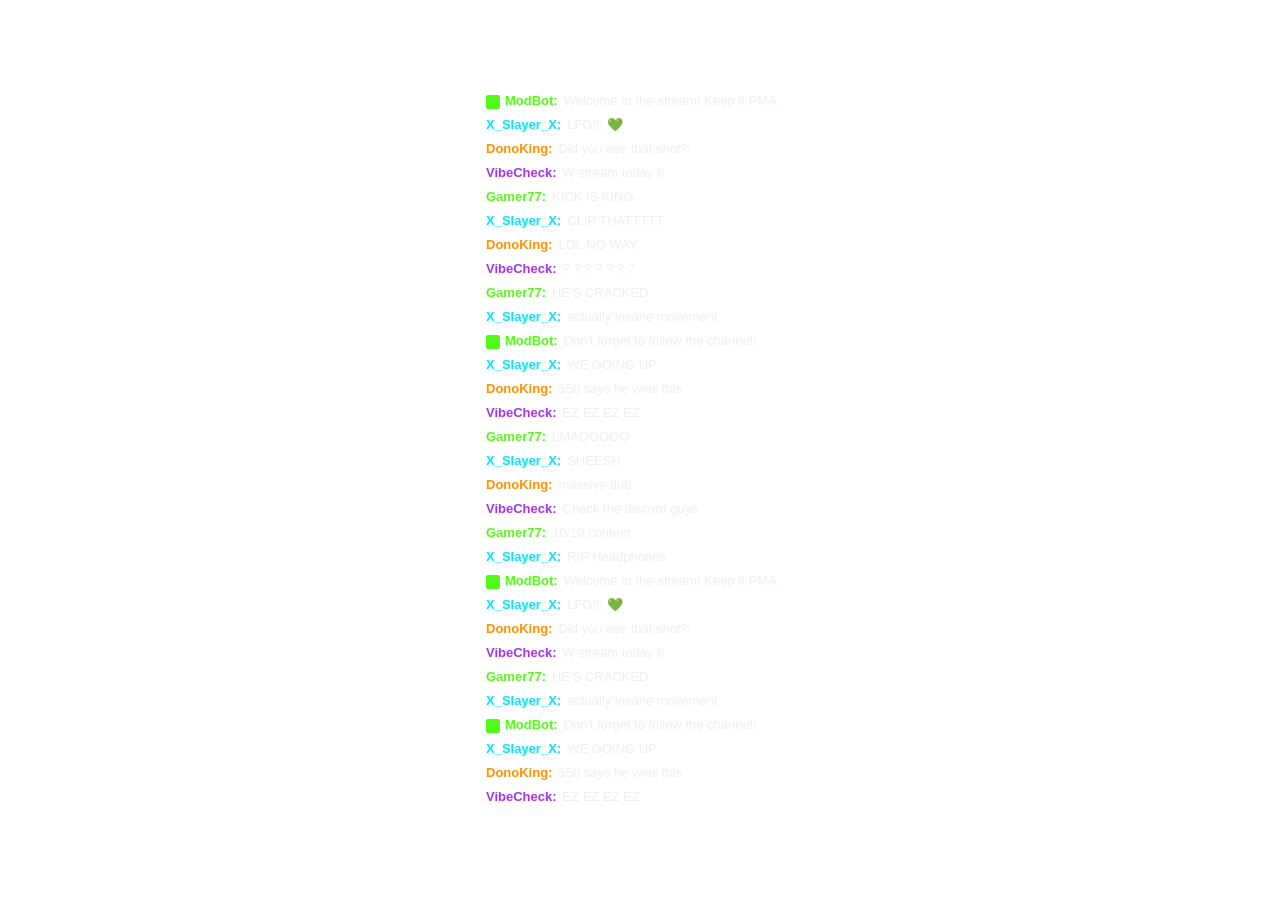
<file: assets/chat.html>
<!DOCTYPE html>
<html lang="en">
<head>
    <meta charset="UTF-8">
    <style>
        :root {
            --kick-green: #53fc18;
            /* --kick-bg: #0b0e0f; */
            /* --kick-bg: transparent;
            --kick-hover: #191f23; */
            /* --border: #24272c; */
        }

        body { 
            background-color: transparent; 
            /* background-color: #1a1d20;  */
            margin: 0; 
            display: flex; 
            justify-content: center; 
            align-items: center; 
            height: 100vh; 
            font-family: 'Inter', -apple-system, sans-serif; 
        }

        .kick-chat {
            width: 340px;
            height: 720px;
            background: var(--kick-bg);
            border: none;
            display: flex;
            flex-direction: column;
            overflow: hidden;
            /* box-shadow: 0 10px 30px rgba(0,0,0,0.5); */
        }

        .header { 
            /* padding: 16px; 
            border-bottom: 1px solid var(--border); 
            color: white; 
            font-weight: 800; 
            font-size: 13px; 
            letter-spacing: 0.5px; */
        }

        .feed-window {
            flex-grow: 1;
            position: relative;
            overflow: hidden;
            background: var(--kick-bg);
        }

        /* The container that actually moves */
        .scroller {
            display: flex;
            flex-direction: column;
            /* transform is driven by JS so the snapshot serializer captures the live position */
        }

        .msg {
            padding: 2px 16px;
            font-size: 13px;
            color: #efefef;
            line-height: 1.4;
            min-height: 20px;
        }

        .msg:hover { background: var(--kick-hover); }

        .user { font-weight: 700; margin-right: 6px; }
        .green { color: var(--kick-green); }
        .blue { color: #00e5ff; }
        .purple { color: #a335ee; }
        .orange { color: #ff9100; }
        .badge { background: var(--kick-green); width: 14px; height: 14px; display: inline-block; border-radius: 2px; margin-right: 5px; vertical-align: middle; }

        .footer { padding: 15px; border-top: 1px solid var(--border); background: var(--kick-bg); }
        .input-sim { 
            background: transparent; 
            /* background: #191f23;  */
            padding: 12px; 
            border-radius: 6px; 
            color: #707070; 
            font-size: 13px; 
            border: 1px solid var(--border);
        }
    </style>
</head>
<body>

<div class="kick-chat">
    <!-- <div class="header">CHAT</div> -->
    <div class="feed-window">
        <div class="scroller">
            <div class="msg"><span class="badge"></span><span class="user green">ModBot:</span>Welcome to the stream! Keep it PMA.</div>
            <div class="msg"><span class="user blue">X_Slayer_X:</span>LFG!!! 💚</div>
            <div class="msg"><span class="user orange">DonoKing:</span>Did you see that shot?!</div>
            <div class="msg"><span class="user purple">VibeCheck:</span>W stream today fr</div>
            <div class="msg"><span class="user green">Gamer77:</span>KICK IS KING</div>
            <div class="msg"><span class="user blue">X_Slayer_X:</span>CLIP THATTTTT</div>
            <div class="msg"><span class="user orange">DonoKing:</span>LOL NO WAY</div>
            <div class="msg"><span class="user purple">VibeCheck:</span>? ? ? ? ? ? ?</div>
            <div class="msg"><span class="user green">Gamer77:</span>HE'S CRACKED</div>
            <div class="msg"><span class="user blue">X_Slayer_X:</span>actually insane movement</div>
            <div class="msg"><span class="badge"></span><span class="user green">ModBot:</span>Don't forget to follow the channel!</div>
            <div class="msg"><span class="user blue">X_Slayer_X:</span>WE GOING UP</div>
            <div class="msg"><span class="user orange">DonoKing:</span>$50 says he wins this</div>
            <div class="msg"><span class="user purple">VibeCheck:</span>EZ EZ EZ EZ</div>
            <div class="msg"><span class="user green">Gamer77:</span>LMAOOOOO</div>
            <div class="msg"><span class="user blue">X_Slayer_X:</span>SHEESH</div>
            <div class="msg"><span class="user orange">DonoKing:</span>massive dub</div>
            <div class="msg"><span class="user purple">VibeCheck:</span>Check the discord guys</div>
            <div class="msg"><span class="user green">Gamer77:</span>10/10 content</div>
            <div class="msg"><span class="user blue">X_Slayer_X:</span>RIP Headphones</div>
            <div class="msg"><span class="badge"></span><span class="user green">ModBot:</span>Welcome to the stream! Keep it PMA.</div>
            <div class="msg"><span class="user blue">X_Slayer_X:</span>LFG!!! 💚</div>
            <div class="msg"><span class="user orange">DonoKing:</span>Did you see that shot?!</div>
            <div class="msg"><span class="user purple">VibeCheck:</span>W stream today fr</div>
            <div class="msg"><span class="user green">Gamer77:</span>HE'S CRACKED</div>
            <div class="msg"><span class="user blue">X_Slayer_X:</span>actually insane movement</div>
            <div class="msg"><span class="badge"></span><span class="user green">ModBot:</span>Don't forget to follow the channel!</div>
            <div class="msg"><span class="user blue">X_Slayer_X:</span>WE GOING UP</div>
            <div class="msg"><span class="user orange">DonoKing:</span>$50 says he wins this</div>
            <div class="msg"><span class="user purple">VibeCheck:</span>EZ EZ EZ EZ</div>
            <div class="msg"><span class="user green">Gamer77:</span>LMAOOOOO</div>
            <div class="msg"><span class="user blue">X_Slayer_X:</span>SHEESH</div>
            <div class="msg"><span class="user orange">DonoKing:</span>massive dub</div>
            <div class="msg"><span class="user purple">VibeCheck:</span>Check the discord guys</div>
            <div class="msg"><span class="user green">Gamer77:</span>10/10 content</div>
            <div class="msg"><span class="user blue">X_Slayer_X:</span>RIP Headphones</div>
            <div class="msg"><span class="badge"></span><span class="user green">ModBot:</span>Welcome to the stream! Keep it PMA.</div>
            <div class="msg"><span class="user blue">X_Slayer_X:</span>LFG!!! 💚</div>
            <div class="msg"><span class="user orange">DonoKing:</span>Did you see that shot?!</div>
            <div class="msg"><span class="user purple">VibeCheck:</span>W stream today fr</div>
            <div class="msg"><span class="user green">Gamer77:</span>HE'S CRACKED</div>
            <div class="msg"><span class="user blue">X_Slayer_X:</span>actually insane movement</div>
            <div class="msg"><span class="badge"></span><span class="user green">ModBot:</span>Don't forget to follow the channel!</div>
            <div class="msg"><span class="user blue">X_Slayer_X:</span>WE GOING UP</div>
            <div class="msg"><span class="user orange">DonoKing:</span>$50 says he wins this</div>
            <div class="msg"><span class="user purple">VibeCheck:</span>EZ EZ EZ EZ</div>
            <div class="msg"><span class="user green">Gamer77:</span>LMAOOOOO</div>
            <div class="msg"><span class="user blue">X_Slayer_X:</span>SHEESH</div>
            <div class="msg"><span class="user orange">DonoKing:</span>massive dub</div>
            <div class="msg"><span class="user purple">VibeCheck:</span>Check the discord guys</div>
            <div class="msg"><span class="user green">Gamer77:</span>10/10 content</div>
            <div class="msg"><span class="user blue">X_Slayer_X:</span>RIP Headphones</div>
            <div class="msg"><span class="badge"></span><span class="user green">ModBot:</span>Welcome to the stream! Keep it PMA.</div>
            <div class="msg"><span class="user blue">X_Slayer_X:</span>LFG!!! 💚</div>
            <div class="msg"><span class="user orange">DonoKing:</span>Did you see that shot?!</div>
            <div class="msg"><span class="user purple">VibeCheck:</span>W stream today fr</div>
            <div class="msg"><span class="user green">Gamer77:</span>HE'S CRACKED</div>
            <div class="msg"><span class="user blue">X_Slayer_X:</span>actually insane movement</div>
            <div class="msg"><span class="badge"></span><span class="user green">ModBot:</span>Don't forget to follow the channel!</div>
            <div class="msg"><span class="user blue">X_Slayer_X:</span>WE GOING UP</div>
            <div class="msg"><span class="user orange">DonoKing:</span>$50 says he wins this</div>
            <div class="msg"><span class="user purple">VibeCheck:</span>EZ EZ EZ EZ</div>
            <div class="msg"><span class="user green">Gamer77:</span>LMAOOOOO</div>
            <div class="msg"><span class="user blue">X_Slayer_X:</span>SHEESH</div>
            <div class="msg"><span class="user orange">DonoKing:</span>massive dub</div>
            <div class="msg"><span class="user purple">VibeCheck:</span>Check the discord guys</div>
            <div class="msg"><span class="user green">Gamer77:</span>10/10 content</div>
            <div class="msg"><span class="user blue">X_Slayer_X:</span>RIP Headphones</div>
            <div class="msg"><span class="badge"></span><span class="user green">ModBot:</span>Welcome to the stream! Keep it PMA.</div>
            <div class="msg"><span class="user blue">X_Slayer_X:</span>LFG!!! 💚</div>
            <div class="msg"><span class="user orange">DonoKing:</span>Did you see that shot?!</div>
            <div class="msg"><span class="user purple">VibeCheck:</span>W stream today fr</div>
              <div class="msg"><span class="badge"></span><span class="user green">ModBot:</span>Welcome to the stream! Keep it PMA.</div>
            <div class="msg"><span class="user blue">X_Slayer_X:</span>LFG!!! 💚</div>
            <div class="msg"><span class="user orange">DonoKing:</span>Did you see that shot?!</div>
            <div class="msg"><span class="user purple">VibeCheck:</span>W stream today fr</div>
            <div class="msg"><span class="user green">Gamer77:</span>KICK IS KING</div>
            <div class="msg"><span class="user blue">X_Slayer_X:</span>CLIP THATTTTT</div>
            <div class="msg"><span class="user orange">DonoKing:</span>LOL NO WAY</div>
            <div class="msg"><span class="user purple">VibeCheck:</span>? ? ? ? ? ? ?</div>
            <div class="msg"><span class="user green">Gamer77:</span>HE'S CRACKED</div>
            <div class="msg"><span class="user blue">X_Slayer_X:</span>actually insane movement</div>
            <div class="msg"><span class="badge"></span><span class="user green">ModBot:</span>Don't forget to follow the channel!</div>
            <div class="msg"><span class="user blue">X_Slayer_X:</span>WE GOING UP</div>
            <div class="msg"><span class="user orange">DonoKing:</span>$50 says he wins this</div>
            <div class="msg"><span class="user purple">VibeCheck:</span>EZ EZ EZ EZ</div>
            <div class="msg"><span class="user green">Gamer77:</span>LMAOOOOO</div>
            <div class="msg"><span class="user blue">X_Slayer_X:</span>SHEESH</div>
            <div class="msg"><span class="user orange">DonoKing:</span>massive dub</div>
            <div class="msg"><span class="user purple">VibeCheck:</span>Check the discord guys</div>
            <div class="msg"><span class="user green">Gamer77:</span>10/10 content</div>
            <div class="msg"><span class="user blue">X_Slayer_X:</span>RIP Headphones</div>
            <div class="msg"><span class="badge"></span><span class="user green">ModBot:</span>Welcome to the stream! Keep it PMA.</div>
            <div class="msg"><span class="user blue">X_Slayer_X:</span>LFG!!! 💚</div>
            <div class="msg"><span class="user orange">DonoKing:</span>Did you see that shot?!</div>
            <div class="msg"><span class="user purple">VibeCheck:</span>W stream today fr</div>
            <div class="msg"><span class="user green">Gamer77:</span>HE'S CRACKED</div>
            <div class="msg"><span class="user blue">X_Slayer_X:</span>actually insane movement</div>
            <div class="msg"><span class="badge"></span><span class="user green">ModBot:</span>Don't forget to follow the channel!</div>
            <div class="msg"><span class="user blue">X_Slayer_X:</span>WE GOING UP</div>
            <div class="msg"><span class="user orange">DonoKing:</span>$50 says he wins this</div>
            <div class="msg"><span class="user purple">VibeCheck:</span>EZ EZ EZ EZ</div>
            <div class="msg"><span class="user green">Gamer77:</span>LMAOOOOO</div>
            <div class="msg"><span class="user blue">X_Slayer_X:</span>SHEESH</div>
            <div class="msg"><span class="user orange">DonoKing:</span>massive dub</div>
            <div class="msg"><span class="user purple">VibeCheck:</span>Check the discord guys</div>
            <div class="msg"><span class="user green">Gamer77:</span>10/10 content</div>
            <div class="msg"><span class="user blue">X_Slayer_X:</span>RIP Headphones</div>
            <div class="msg"><span class="badge"></span><span class="user green">ModBot:</span>Welcome to the stream! Keep it PMA.</div>
            <div class="msg"><span class="user blue">X_Slayer_X:</span>LFG!!! 💚</div>
            <div class="msg"><span class="user orange">DonoKing:</span>Did you see that shot?!</div>
            <div class="msg"><span class="user purple">VibeCheck:</span>W stream today fr</div>
            <div class="msg"><span class="user green">Gamer77:</span>HE'S CRACKED</div>
            <div class="msg"><span class="user blue">X_Slayer_X:</span>actually insane movement</div>
            <div class="msg"><span class="badge"></span><span class="user green">ModBot:</span>Don't forget to follow the channel!</div>
            <div class="msg"><span class="user blue">X_Slayer_X:</span>WE GOING UP</div>
            <div class="msg"><span class="user orange">DonoKing:</span>$50 says he wins this</div>
            <div class="msg"><span class="user purple">VibeCheck:</span>EZ EZ EZ EZ</div>
            <div class="msg"><span class="user green">Gamer77:</span>LMAOOOOO</div>
            <div class="msg"><span class="user blue">X_Slayer_X:</span>SHEESH</div>
            <div class="msg"><span class="user orange">DonoKing:</span>massive dub</div>
            <div class="msg"><span class="user purple">VibeCheck:</span>Check the discord guys</div>
            <div class="msg"><span class="user green">Gamer77:</span>10/10 content</div>
            <div class="msg"><span class="user blue">X_Slayer_X:</span>RIP Headphones</div>
            <div class="msg"><span class="badge"></span><span class="user green">ModBot:</span>Welcome to the stream! Keep it PMA.</div>
            <div class="msg"><span class="user blue">X_Slayer_X:</span>LFG!!! 💚</div>
            <div class="msg"><span class="user orange">DonoKing:</span>Did you see that shot?!</div>
            <div class="msg"><span class="user purple">VibeCheck:</span>W stream today fr</div>
            <div class="msg"><span class="user green">Gamer77:</span>HE'S CRACKED</div>
            <div class="msg"><span class="user blue">X_Slayer_X:</span>actually insane movement</div>
            <div class="msg"><span class="badge"></span><span class="user green">ModBot:</span>Don't forget to follow the channel!</div>
            <div class="msg"><span class="user blue">X_Slayer_X:</span>WE GOING UP</div>
            <div class="msg"><span class="user orange">DonoKing:</span>$50 says he wins this</div>
            <div class="msg"><span class="user purple">VibeCheck:</span>EZ EZ EZ EZ</div>
            <div class="msg"><span class="user green">Gamer77:</span>LMAOOOOO</div>
            <div class="msg"><span class="user blue">X_Slayer_X:</span>SHEESH</div>
            <div class="msg"><span class="user orange">DonoKing:</span>massive dub</div>
            <div class="msg"><span class="user purple">VibeCheck:</span>Check the discord guys</div>
            <div class="msg"><span class="user green">Gamer77:</span>10/10 content</div>
            <div class="msg"><span class="user blue">X_Slayer_X:</span>RIP Headphones</div>
            <div class="msg"><span class="badge"></span><span class="user green">ModBot:</span>Welcome to the stream! Keep it PMA.</div>
            <div class="msg"><span class="user blue">X_Slayer_X:</span>LFG!!! 💚</div>
            <div class="msg"><span class="user orange">DonoKing:</span>Did you see that shot?!</div>
            <div class="msg"><span class="user purple">VibeCheck:</span>W stream today fr</div>
              <div class="msg"><span class="badge"></span><span class="user green">ModBot:</span>Welcome to the stream! Keep it PMA.</div>
            <div class="msg"><span class="user blue">X_Slayer_X:</span>LFG!!! 💚</div>
            <div class="msg"><span class="user orange">DonoKing:</span>Did you see that shot?!</div>
            <div class="msg"><span class="user purple">VibeCheck:</span>W stream today fr</div>
            <div class="msg"><span class="user green">Gamer77:</span>KICK IS KING</div>
            <div class="msg"><span class="user blue">X_Slayer_X:</span>CLIP THATTTTT</div>
            <div class="msg"><span class="user orange">DonoKing:</span>LOL NO WAY</div>
            <div class="msg"><span class="user purple">VibeCheck:</span>? ? ? ? ? ? ?</div>
            <div class="msg"><span class="user green">Gamer77:</span>HE'S CRACKED</div>
            <div class="msg"><span class="user blue">X_Slayer_X:</span>actually insane movement</div>
            <div class="msg"><span class="badge"></span><span class="user green">ModBot:</span>Don't forget to follow the channel!</div>
            <div class="msg"><span class="user blue">X_Slayer_X:</span>WE GOING UP</div>
            <div class="msg"><span class="user orange">DonoKing:</span>$50 says he wins this</div>
            <div class="msg"><span class="user purple">VibeCheck:</span>EZ EZ EZ EZ</div>
            <div class="msg"><span class="user green">Gamer77:</span>LMAOOOOO</div>
            <div class="msg"><span class="user blue">X_Slayer_X:</span>SHEESH</div>
            <div class="msg"><span class="user orange">DonoKing:</span>massive dub</div>
            <div class="msg"><span class="user purple">VibeCheck:</span>Check the discord guys</div>
            <div class="msg"><span class="user green">Gamer77:</span>10/10 content</div>
            <div class="msg"><span class="user blue">X_Slayer_X:</span>RIP Headphones</div>
            <div class="msg"><span class="badge"></span><span class="user green">ModBot:</span>Welcome to the stream! Keep it PMA.</div>
            <div class="msg"><span class="user blue">X_Slayer_X:</span>LFG!!! 💚</div>
            <div class="msg"><span class="user orange">DonoKing:</span>Did you see that shot?!</div>
            <div class="msg"><span class="user purple">VibeCheck:</span>W stream today fr</div>
            <div class="msg"><span class="user green">Gamer77:</span>HE'S CRACKED</div>
            <div class="msg"><span class="user blue">X_Slayer_X:</span>actually insane movement</div>
            <div class="msg"><span class="badge"></span><span class="user green">ModBot:</span>Don't forget to follow the channel!</div>
            <div class="msg"><span class="user blue">X_Slayer_X:</span>WE GOING UP</div>
            <div class="msg"><span class="user orange">DonoKing:</span>$50 says he wins this</div>
            <div class="msg"><span class="user purple">VibeCheck:</span>EZ EZ EZ EZ</div>
            <div class="msg"><span class="user green">Gamer77:</span>LMAOOOOO</div>
            <div class="msg"><span class="user blue">X_Slayer_X:</span>SHEESH</div>
            <div class="msg"><span class="user orange">DonoKing:</span>massive dub</div>
            <div class="msg"><span class="user purple">VibeCheck:</span>Check the discord guys</div>
            <div class="msg"><span class="user green">Gamer77:</span>10/10 content</div>
            <div class="msg"><span class="user blue">X_Slayer_X:</span>RIP Headphones</div>
            <div class="msg"><span class="badge"></span><span class="user green">ModBot:</span>Welcome to the stream! Keep it PMA.</div>
            <div class="msg"><span class="user blue">X_Slayer_X:</span>LFG!!! 💚</div>
            <div class="msg"><span class="user orange">DonoKing:</span>Did you see that shot?!</div>
            <div class="msg"><span class="user purple">VibeCheck:</span>W stream today fr</div>
            <div class="msg"><span class="user green">Gamer77:</span>HE'S CRACKED</div>
            <div class="msg"><span class="user blue">X_Slayer_X:</span>actually insane movement</div>
            <div class="msg"><span class="badge"></span><span class="user green">ModBot:</span>Don't forget to follow the channel!</div>
            <div class="msg"><span class="user blue">X_Slayer_X:</span>WE GOING UP</div>
            <div class="msg"><span class="user orange">DonoKing:</span>$50 says he wins this</div>
            <div class="msg"><span class="user purple">VibeCheck:</span>EZ EZ EZ EZ</div>
            <div class="msg"><span class="user green">Gamer77:</span>LMAOOOOO</div>
            <div class="msg"><span class="user blue">X_Slayer_X:</span>SHEESH</div>
            <div class="msg"><span class="user orange">DonoKing:</span>massive dub</div>
            <div class="msg"><span class="user purple">VibeCheck:</span>Check the discord guys</div>
            <div class="msg"><span class="user green">Gamer77:</span>10/10 content</div>
            <div class="msg"><span class="user blue">X_Slayer_X:</span>RIP Headphones</div>
            <div class="msg"><span class="badge"></span><span class="user green">ModBot:</span>Welcome to the stream! Keep it PMA.</div>
            <div class="msg"><span class="user blue">X_Slayer_X:</span>LFG!!! 💚</div>
            <div class="msg"><span class="user orange">DonoKing:</span>Did you see that shot?!</div>
            <div class="msg"><span class="user purple">VibeCheck:</span>W stream today fr</div>
            <div class="msg"><span class="user green">Gamer77:</span>HE'S CRACKED</div>
            <div class="msg"><span class="user blue">X_Slayer_X:</span>actually insane movement</div>
            <div class="msg"><span class="badge"></span><span class="user green">ModBot:</span>Don't forget to follow the channel!</div>
            <div class="msg"><span class="user blue">X_Slayer_X:</span>WE GOING UP</div>
            <div class="msg"><span class="user orange">DonoKing:</span>$50 says he wins this</div>
            <div class="msg"><span class="user purple">VibeCheck:</span>EZ EZ EZ EZ</div>
            <div class="msg"><span class="user green">Gamer77:</span>LMAOOOOO</div>
            <div class="msg"><span class="user blue">X_Slayer_X:</span>SHEESH</div>
            <div class="msg"><span class="user orange">DonoKing:</span>massive dub</div>
            <div class="msg"><span class="user purple">VibeCheck:</span>Check the discord guys</div>
            <div class="msg"><span class="user green">Gamer77:</span>10/10 content</div>
            <div class="msg"><span class="user blue">X_Slayer_X:</span>RIP Headphones</div>
            <div class="msg"><span class="badge"></span><span class="user green">ModBot:</span>Welcome to the stream! Keep it PMA.</div>
            <div class="msg"><span class="user blue">X_Slayer_X:</span>LFG!!! 💚</div>
            <div class="msg"><span class="user orange">DonoKing:</span>Did you see that shot?!</div>
            <div class="msg"><span class="user purple">VibeCheck:</span>W stream today fr</div>
        </div>
    </div>
    <!-- <div class="footer">
        <div class="input-sim">Send a message</div>
    </div> -->
</div>


<script>
(function () {
    var scroller = document.querySelector('.scroller');
    var totalScroll = 1000; // px — matches the old translateY(-1000px) target
    var steps = 20;
    var stepInterval = 30000 / steps; // 1500 ms per step
    var step = 0;

    setInterval(function () {
        step = (step + 1) % steps;
        scroller.style.transform = 'translateY(-' + (step * (totalScroll / steps)) + 'px)';
    }, stepInterval);
})();
</script>

</body>
</html>
</file>
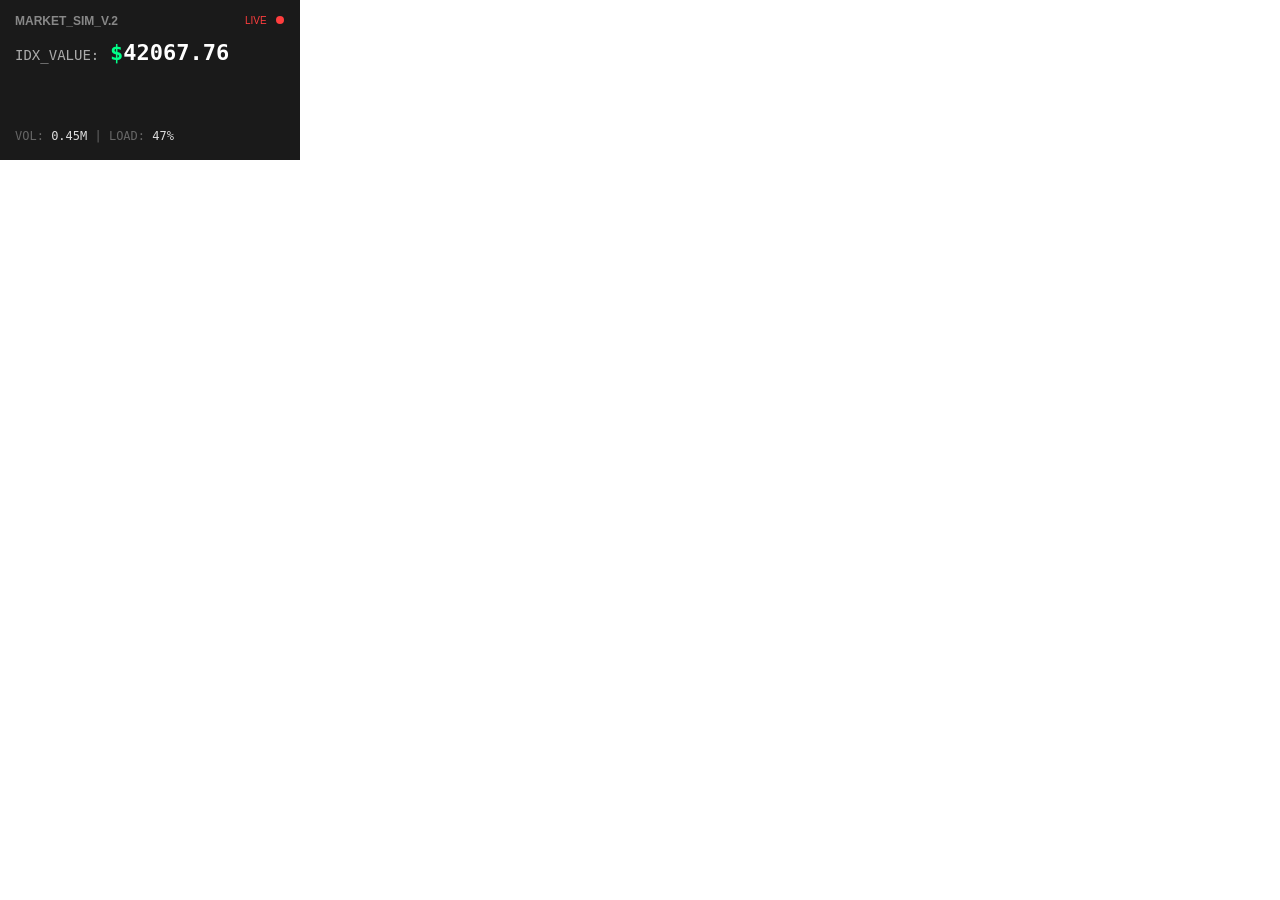
<file: assets/timer.html>
<!DOCTYPE html>
<html>
<head>
  <meta charset="UTF-8">
    <script src="https://html2canvas.hertzen.com/dist/html2canvas.min.js"></script>
  <style>
    body {
      margin: 0;
      padding: 0;
      background: transparent;
    }
  </style>
</head>
<body>
  <svg width="300" height="160" viewBox="0 0 300 160" xmlns="http://www.w3.org/2000/svg">
    <rect width="300" height="160" fill="#1a1a1a" />

    <text x="15" y="25" font-family="Arial, sans-serif" font-size="12" font-weight="bold" fill="#888">MARKET_SIM_V.2</text>
    <circle cx="280" cy="20" r="4" fill="#ff3e3e">
      <animate attributeName="opacity" values="1;0.2;1" dur="1s" repeatCount="indefinite" />
    </circle>
    <text x="245" y="24" font-family="Arial, sans-serif" font-size="10" fill="#ff3e3e">LIVE</text>

    <text x="15" y="60" font-family="monospace" font-size="14" fill="#aaa">IDX_VALUE:</text>
    <text x="110" y="60" font-family="monospace" font-size="22" font-weight="bold" fill="#00ff88">
      $<tspan id="price">42105.01</tspan>
    </text>

    <!-- <path d="M15 110 L40 105 L65 115 L90 95 L115 105 L140 85 L165 100 L190 90 L215 110 L240 100 L285 115"
          fill="none" stroke="#00ff88" stroke-width="2" stroke-dasharray="300" stroke-dashoffset="300">
      <animate attributeName="stroke-dashoffset" values="300;0" dur="4s" repeatCount="indefinite" />
    </path> -->

    <text x="15" y="140" font-family="monospace" font-size="12" fill="#666">
      VOL: <tspan id="vol" fill="#ddd">1.42M</tspan>
      | LOAD: <tspan id="load" fill="#ddd">88%</tspan>
    </text>

    <script type="text/javascript">
      setInterval(() => {
        const price = document.getElementById('price');
        const vol = document.getElementById('vol');
        const load = document.getElementById('load');

        // Randomize numbers
        price.textContent = (42000 + Math.random() * 200).toFixed(2);
        vol.textContent = (Math.random() * 5).toFixed(2) + "M";
        load.textContent = Math.floor(Math.random() * 100) + "%";

        // Color flicker on change
        price.setAttribute('fill', Math.random() > 0.5 ? '#00ff88' : '#ffffff');
      }, 300);
    </script>
  </svg>

  <script>
  function sendFrame() {
    html2canvas(document.body, { backgroundColor: null }).then((canvas) => {
      window.parent.postMessage(
        { type: 'overlay-frame', imageData: canvas.toDataURL('image/png') },
        '*'
      );
    });
    setTimeout(sendFrame, 1000 / 30); // 30fps
  }
  window.addEventListener('load', sendFrame);
</script>
</body>
</html>
</file>
